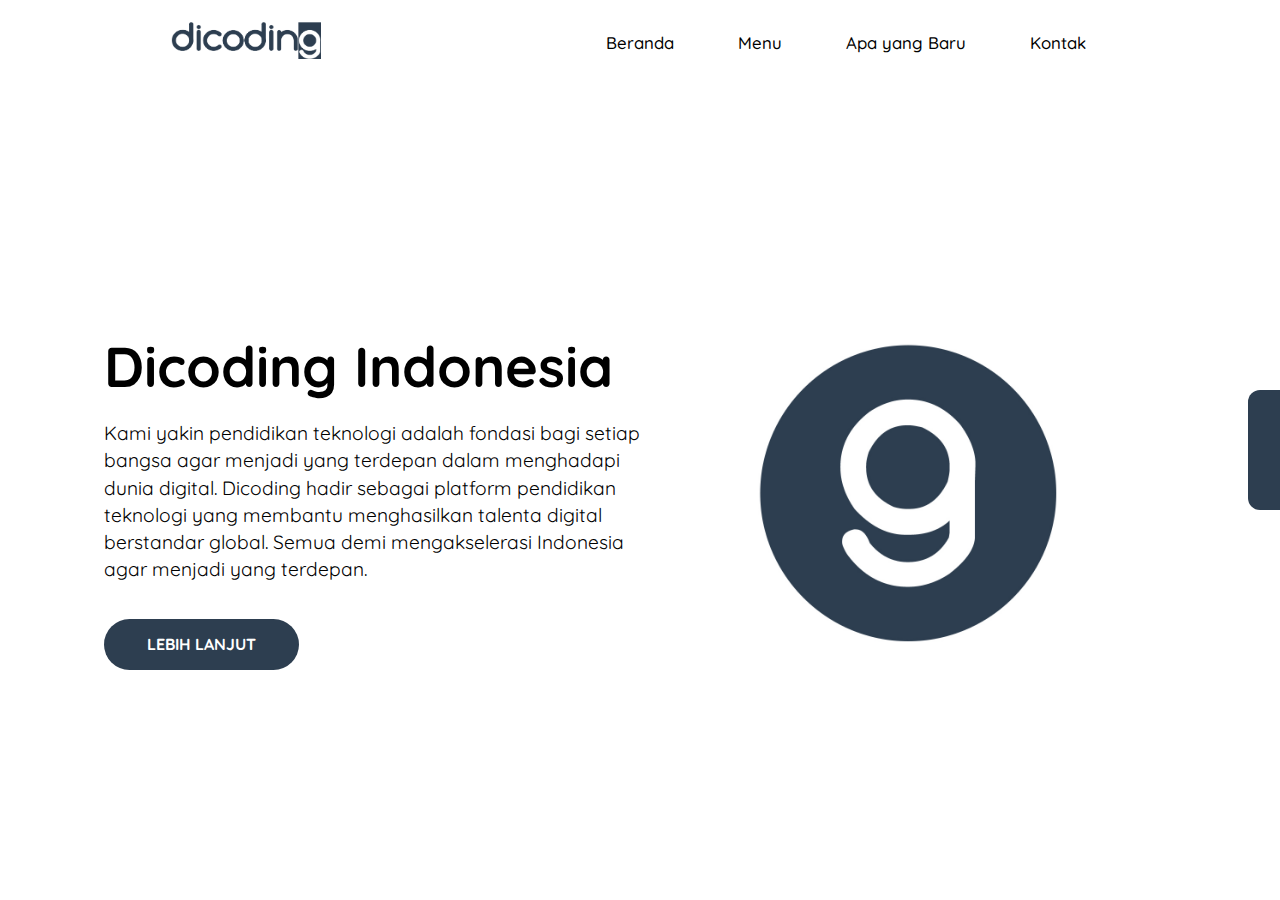
<file: LandingPageDicodingIndonesia/index.html>
<!DOCTYPE html>
<html lang="en">
    <head>
        <meta charset="UTF-8">
        <title>Landing Page Dicoding Indonesia</title>
    
        <!-- CSS Utama -->
        <link rel="stylesheet" href="css/app.css">
        
        <link rel="preconnect" href="https://fonts.googleapis.com">
        <link rel="preconnect" href="https://fonts.gstatic.com" crossorigin>
        <link href="https://fonts.googleapis.com/css2?family=Quicksand:wght@500;700&display=swap" rel="stylesheet">

        <!-- Font Awesome 6.3.0 -->
        <link rel="stylesheet" href="https://cdnjs.cloudflare.com/ajax/libs/font-awesome/6.3.0/css/all.min.css" integrity="sha512-SzlrxWUlpfuzQ+pcUCosxcglQRNAq/DZjVsC0lE40xsADsfeQoEypE+enwcOiGjk/bSuGGKHEyjSoQ1zVisanQ==" crossorigin="anonymous" referrerpolicy="no-referrer" />
        <meta name="viewport" content="width=device-width, initial-scale=1.0">
    </head>
    <body>
        <header class="navbar-container">
            <div class="logo">
                <img src="img/dicoding-header-logo.png" alt="Dicoding Indonesia">
            </div>
            <nav class="nav-list">
                <ul>
                    <li><a href="#">Beranda</a></li>
                    <li><a href="#">Menu</a></li>
                    <li><a href="#">Apa yang Baru</a></li>
                    <li><a href="#">Kontak</a></li>
                </ul>
            </nav>
        </header>

        <main>
            <div class="content">
              <div class="content-description">
                <h1 class="title">Dicoding Indonesia</h1>
                <p>Kami yakin pendidikan teknologi adalah fondasi bagi setiap bangsa agar menjadi yang terdepan dalam menghadapi dunia digital. Dicoding hadir sebagai platform pendidikan teknologi yang membantu menghasilkan talenta digital berstandar global. Semua demi mengakselerasi Indonesia agar menjadi yang terdepan.</p>
                <button>Lebih lanjut</button>
              </div>
              <div class="content-image">
                <img src="img/circle-g.jpg" alt="Dicoding Indonesia">
              </div>
            </div>
            <aside>
              <div class="social-media">
                <ul>
                  <li><a href="#"><i class="fab fa-youtube"></i></a></li>
                  <li><a href="#"><i class="fab fa-linkedin-in"></i></a></li>
                  <li><a href="#"><i class="fab fa-twitter"></i></a></li>
                  <li><a href="#"><i class="fab fa-facebook"></i></a></li>
                </ul>
              </div>
            </aside>
        </main>
    </body>
</html>
</file>
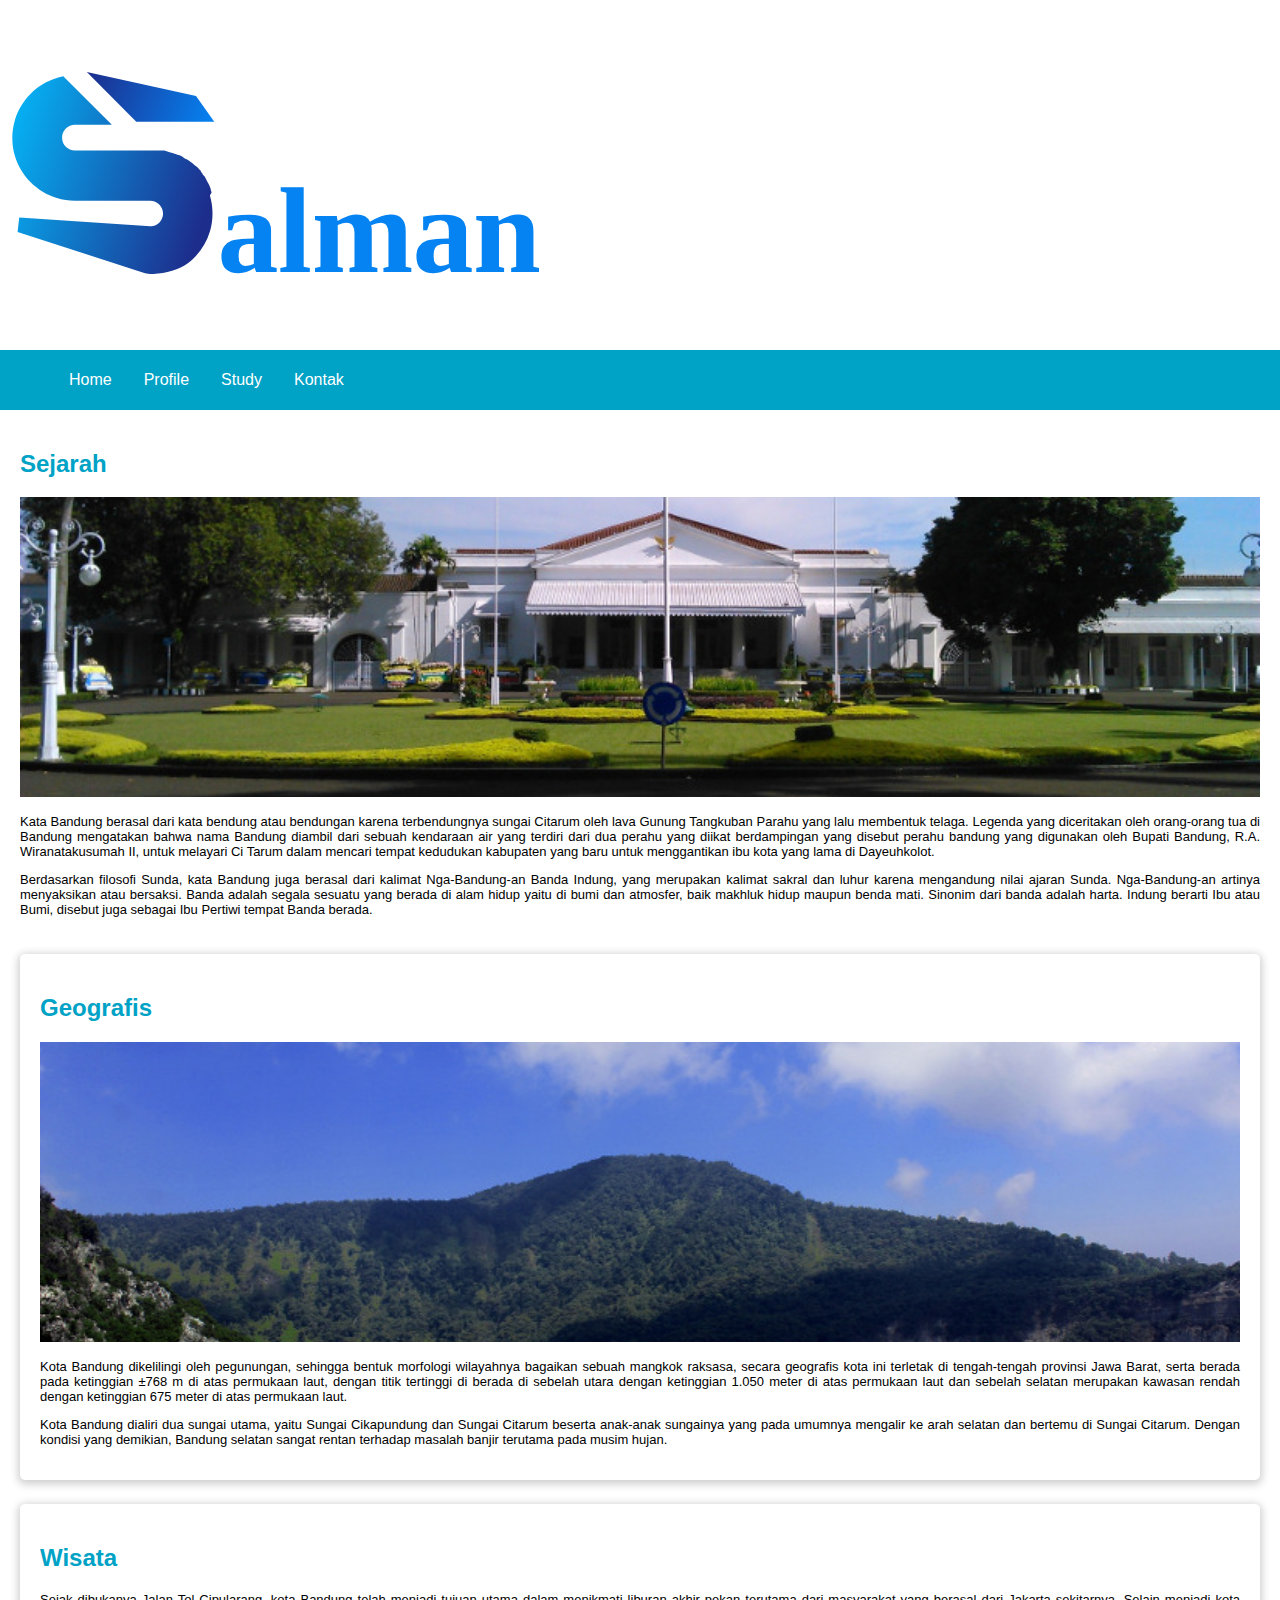
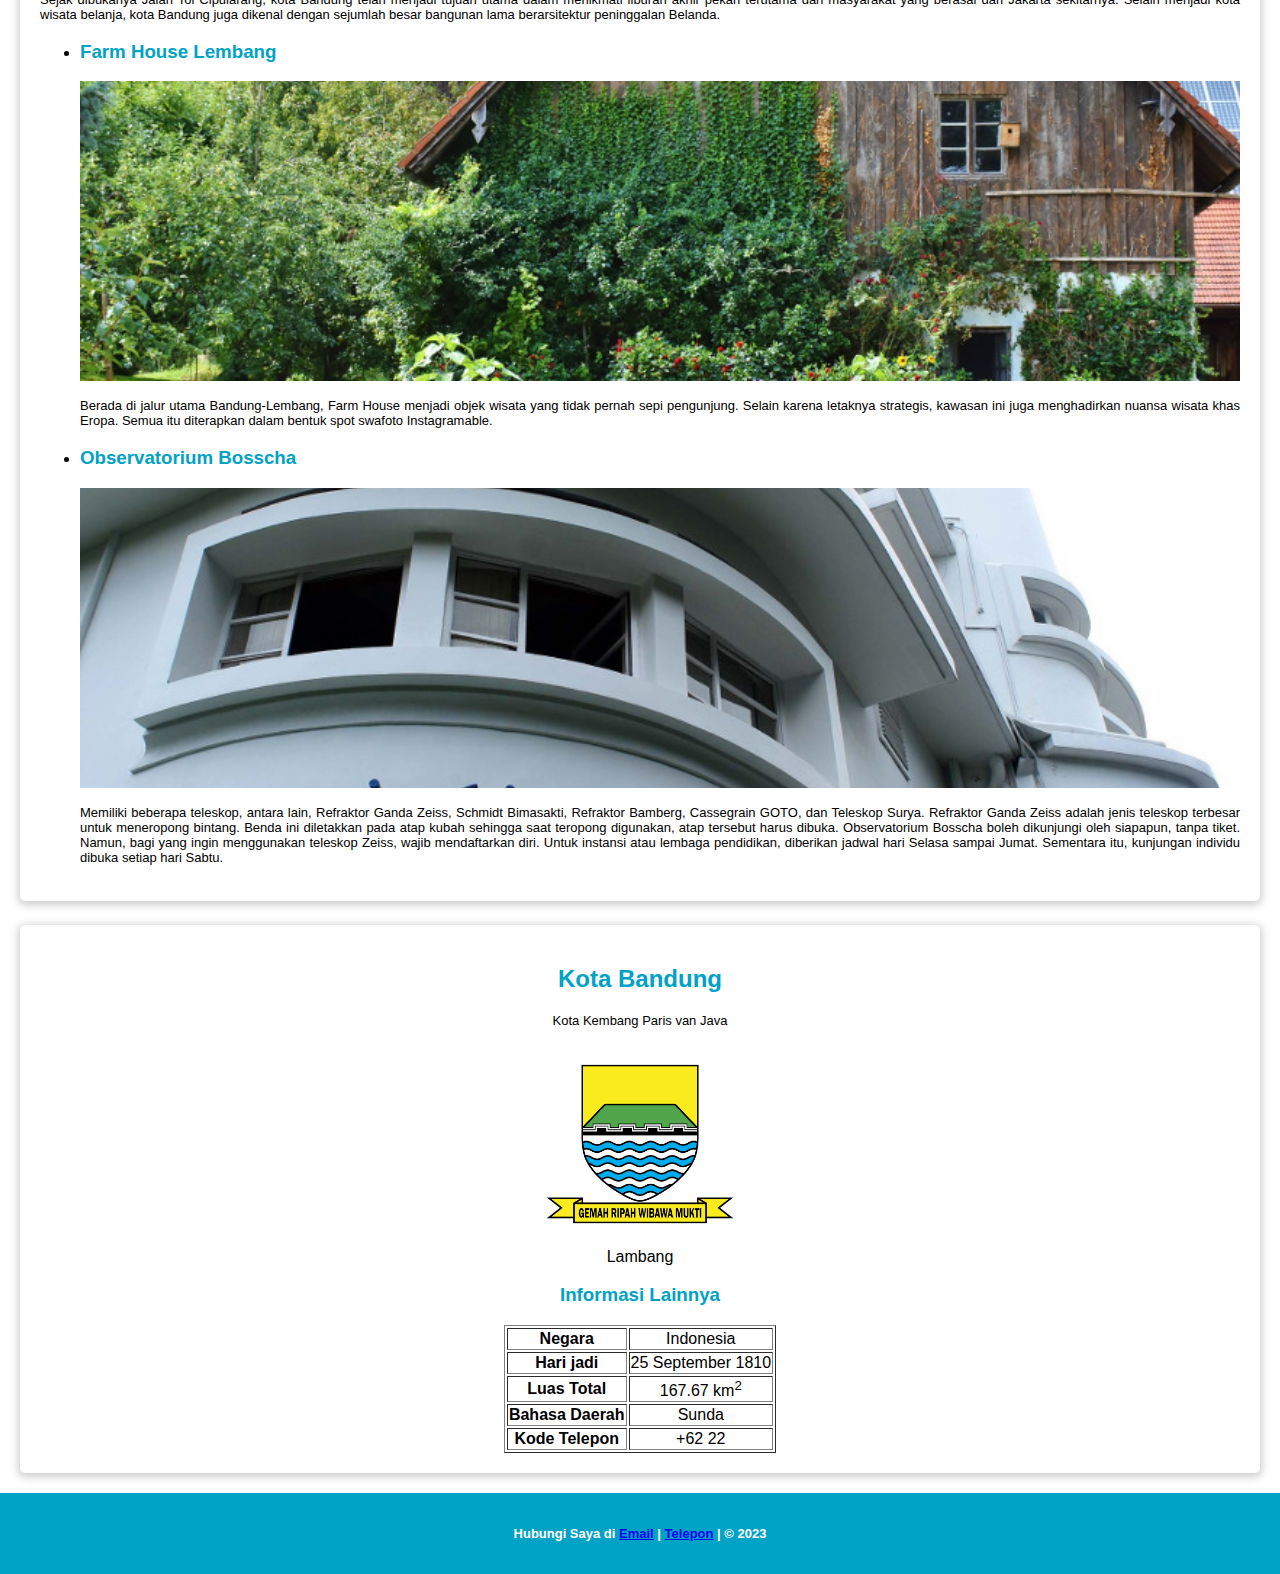
<file: Tutorial-Bandung/index.html>
<!DOCTYPE html>
<html lang="en-US">
	<head>
		<meta charset="UTF-8">
        <meta content="id" name="language">
        <meta name="viewport" content="width=device-width, initial-scale=1.0">
        <meta name="description" content="undergraduate student of computer engineering, Universitas Pendidikan Indonesia Kampus Cibiru. Participating in the Bangkit activity with Learning path Cloud Computing">
        
        <title>
            Salman Wiharja | Computer Engineering
        </title>
        
        <link rel="icon" href="img/Logo-Salman-Only.svg">

        <!-- CSS Utama -->
        <link rel="stylesheet" href="style.css">
        
        <link rel="preconnect" href="https://fonts.googleapis.com">
        <link rel="preconnect" href="https://fonts.gstatic.com" crossorigin>
        <link href="https://fonts.googleapis.com/css2?family=Open+Sans:wght@400;500;700&display=swap" rel="stylesheet">

        <!-- Font Awesome 6.3.0 -->
        <link rel="stylesheet" href="https://cdnjs.cloudflare.com/ajax/libs/font-awesome/6.3.0/css/all.min.css" integrity="sha512-SzlrxWUlpfuzQ+pcUCosxcglQRNAq/DZjVsC0lE40xsADsfeQoEypE+enwcOiGjk/bSuGGKHEyjSoQ1zVisanQ==" crossorigin="anonymous" referrerpolicy="no-referrer" />

        <!-- Bootstrap 5.3.0-alpha1 -->
        <link href="https://cdn.jsdelivr.net/npm/bootstrap@5.3.0-alpha1/dist/css/bootstrap.min.css" rel="stylesheet" integrity="sha384-GLhlTQ8iRABdZLl6O3oVMWSktQOp6b7In1Zl3/Jr59b6EGGoI1aFkw7cmDA6j6gD" crossorigin="anonymous">
        <script src="https://cdn.jsdelivr.net/npm/bootstrap@5.3.0-alpha1/dist/js/bootstrap.bundle.min.js" integrity="sha384-w76AqPfDkMBDXo30jS1Sgez6pr3x5MlQ1ZAGC+nuZB+EYdgRZgiwxhTBTkF7CXvN" crossorigin="anonymous"></script>
	</head>
	<body>
		<header>
			<div class="navbar-container">
				<div class="logo">
					<img src="img/Logo-Salman-Full.svg" alt="Salman Wiharja">
				</div>
			</div>
			<nav class="nav-list">
                <ul>
                    <li><a href="#">Home</a></li>
                    <li><a href="#">Profile</a></li>
                    <li><a href="#">Study</a></li>
                    <li><a href="#">Kontak</a></li>
                </ul>
            </nav>
		</header>
		<main>
			<article class="card">
				<h2 id="sejarah">Sejarah</h2>
				<img src="assets/image/history.jpg" class="featured-image" alt="sejarah">
				<p>Kata Bandung berasal dari kata bendung atau bendungan karena terbendungnya sungai Citarum oleh lava Gunung Tangkuban Parahu yang lalu membentuk telaga. Legenda yang diceritakan oleh orang-orang tua di
				Bandung mengatakan bahwa nama Bandung diambil dari sebuah kendaraan air yang terdiri dari dua perahu yang diikat berdampingan yang disebut perahu bandung yang digunakan oleh Bupati Bandung, R.A. Wiranatakusumah II, untuk melayari Ci Tarum dalam mencari tempat kedudukan kabupaten yang baru untuk
				menggantikan ibu kota yang lama di Dayeuhkolot. </p>
				
				<p>Berdasarkan filosofi Sunda, kata Bandung juga berasal dari kalimat Nga-Bandung-an Banda Indung, yang merupakan kalimat sakral dan luhur karena mengandung nilai ajaran Sunda. Nga-Bandung-an artinya menyaksikan atau bersaksi. Banda adalah segala sesuatu yang berada di alam hidup yaitu di bumi dan atmosfer, baik makhluk hidup maupun benda mati. Sinonim dari banda adalah harta. Indung berarti Ibu atau Bumi, disebut juga sebagai Ibu Pertiwi tempat Banda berada.</p>	
			</article>
			<article class="content">
				<h2 id="geografis">Geografis</h2>
				<img src="assets/image/geografis.jpg" class="featured-image" alt="geografis">
				<p>Kota Bandung dikelilingi oleh pegunungan, sehingga bentuk morfologi wilayahnya bagaikan sebuah mangkok raksasa, secara geografis kota ini terletak di tengah-tengah provinsi Jawa Barat, serta berada pada
				ketinggian ±768 m di atas permukaan laut, dengan titik tertinggi di berada di sebelah utara dengan ketinggian 1.050 meter di atas permukaan laut dan sebelah selatan merupakan kawasan rendah dengan ketinggian 675 meter di atas permukaan laut.</p>
				
				<p>Kota Bandung dialiri dua sungai utama, yaitu Sungai Cikapundung dan Sungai Citarum beserta anak-anak sungainya yang pada umumnya mengalir ke arah selatan dan bertemu di Sungai Citarum. Dengan kondisi yang
				demikian, Bandung selatan sangat rentan terhadap masalah banjir terutama pada musim hujan.</p>
			</article>
			<article class="content">
				<selection>
					<h2 id="wisata">Wisata</h2>
					<p>Sejak dibukanya Jalan Tol Cipularang, kota Bandung telah menjadi tujuan utama dalam menikmati liburan akhir pekan terutama dari masyarakat yang berasal dari Jakarta sekitarnya. Selain menjadi kota wisata belanja,
					kota Bandung juga dikenal dengan sejumlah besar bangunan lama berarsitektur peninggalan Belanda.</p>
				</selection>
				<selection>
					<ul>
						<li><h3>Farm House Lembang</h3></li>
						<img src="assets/image/farm-house.jpg" class="featured-image" alt="farm house">
						<p>Berada di jalur utama Bandung-Lembang, Farm House menjadi objek wisata yang tidak pernah sepi pengunjung. Selain karena letaknya strategis, kawasan ini juga menghadirkan nuansa wisata khas Eropa. Semua itu diterapkan dalam bentuk spot swafoto Instagramable.</p>
						
						<li><h3>Observatorium Bosscha</h3></li>
						<img src="assets/image/bosscha.jpg" class="featured-image" alt="bosscha">
						<p>Memiliki beberapa teleskop, antara lain, Refraktor Ganda Zeiss, Schmidt Bimasakti, Refraktor Bamberg, Cassegrain GOTO, dan Teleskop Surya. Refraktor Ganda Zeiss adalah jenis teleskop terbesar untuk meneropong bintang. Benda ini diletakkan pada atap kubah sehingga saat teropong digunakan, atap tersebut harus dibuka. Observatorium Bosscha boleh dikunjungi oleh siapapun, tanpa tiket. Namun, bagi yang ingin
						menggunakan teleskop Zeiss, wajib mendaftarkan diri. Untuk instansi atau lembaga pendidikan, diberikan jadwal hari Selasa sampai Jumat. Sementara itu, kunjungan individu dibuka setiap hari Sabtu.</p>	
					</ul>
				</selection>
			</article>

			<aside>
				<article class="profile">
					<header>
						<selection>
							<h2>Kota Bandung</h2>
							<p>Kota Kembang Paris van Java</p>
							<figure>
								<img src="assets/image/KotaBandung.png">
								<figcaption>Lambang</figcaption>
							</figure>
							<h3>Informasi Lainnya</h3>
							<table class="table" border="1" align="center">
								<tr>
									<th>Negara</th>
									<td>Indonesia</td>
								</tr>
								<tr>
									<th>Hari jadi</th>
									<td>25 September 1810</td>
								</tr>
								<tr>
									<th>Luas Total</th>
									<td>167.67 km<sup>2</sup></td>
								</tr>
								<tr>
									<th>Bahasa Daerah</th>
									<td>Sunda</td>
								</tr>
									<tr>
									<th>Kode Telepon</th>
									<td>+62 22</td>
								</tr>
							   </table>
						</selection>
					</header>
				</article>
			</aside>
		</main>
		<footer>
			<p>Hubungi Saya di <a href="mailto:salmanwiharja8@gmail.com">Email</a> | <a href="tel:+6285624772870">Telepon</a> | &#169; 2023</p>
		</footer>	
	</body>
</html>
</file>
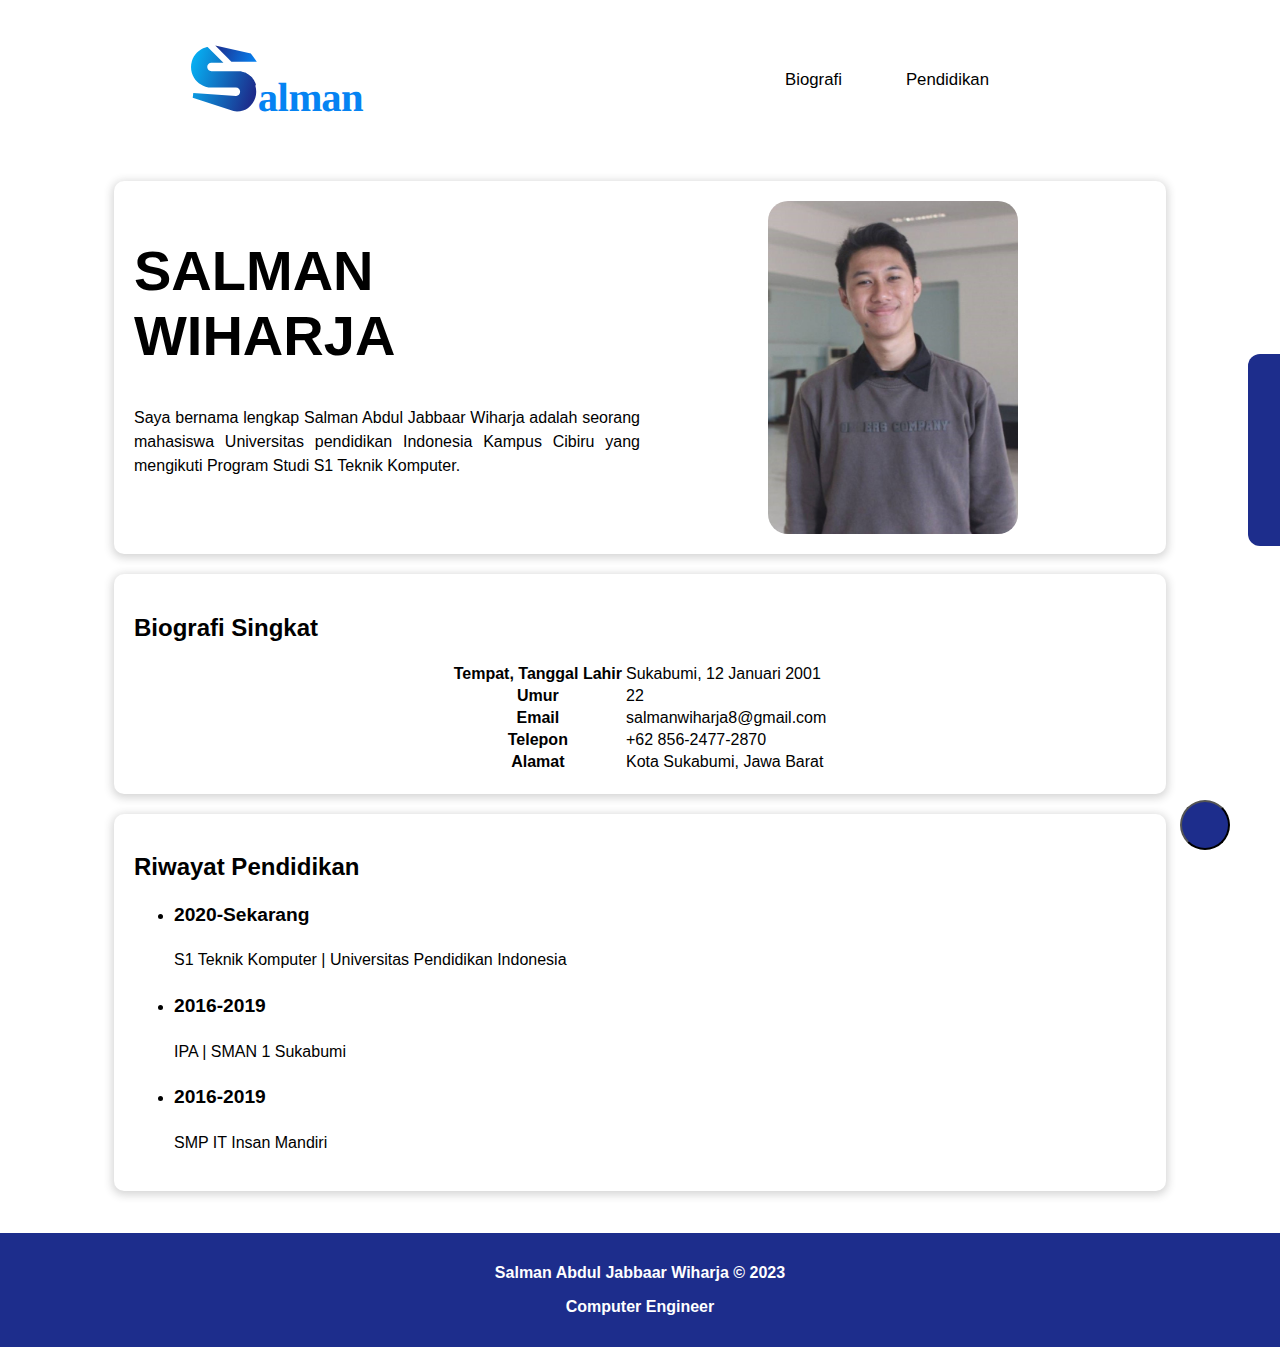
<file: Web-Salman/index.html>
<!DOCTYPE html>
<html lang="en-US">
    <head>
        <meta charset="UTF-8">
        <meta http-equiv="X-UA-Compatible" content="IE=edge">
        <meta content="id" name="language">
        <meta name="viewport" content="width=device-width, initial-scale=1.0">
        <meta name="description" content="undergraduate student of computer engineering, Universitas Pendidikan Indonesia Kampus Cibiru. Participating in the Bangkit activity with Learning path Cloud Computing">
        
        <title>
            Salman Wiharja | Computer Engineering
        </title>
        
        <link rel="icon" href="img/Logo-Salman-Only.svg">

        <!-- CSS Utama -->
        <link rel="stylesheet" href="css/style.css">

        <!-- JS Utama -->
        <script type="text/javascript" src="script/script.js"></script>        

        <link rel="preconnect" href="https://fonts.googleapis.com">
        <link rel="preconnect" href="https://fonts.gstatic.com" crossorigin>
        <link href="https://fonts.googleapis.com/css2?family=Ubuntu:wght@400;500;700&display=swap" rel="stylesheet">

        <!-- Font Awesome 6.3.0 -->
        <link rel="stylesheet" href="https://cdnjs.cloudflare.com/ajax/libs/font-awesome/6.3.0/css/all.min.css" integrity="sha512-SzlrxWUlpfuzQ+pcUCosxcglQRNAq/DZjVsC0lE40xsADsfeQoEypE+enwcOiGjk/bSuGGKHEyjSoQ1zVisanQ==" crossorigin="anonymous" referrerpolicy="no-referrer" />

        <!-- Bootstrap 5.3.0-alpha1 -->
        <link href="https://cdn.jsdelivr.net/npm/bootstrap@5.3.0-alpha1/dist/css/bootstrap.min.css" rel="stylesheet" integrity="sha384-GLhlTQ8iRABdZLl6O3oVMWSktQOp6b7In1Zl3/Jr59b6EGGoI1aFkw7cmDA6j6gD" crossorigin="anonymous">
        <script src="https://cdn.jsdelivr.net/npm/bootstrap@5.3.0-alpha1/dist/js/bootstrap.bundle.min.js" integrity="sha384-w76AqPfDkMBDXo30jS1Sgez6pr3x5MlQ1ZAGC+nuZB+EYdgRZgiwxhTBTkF7CXvN" crossorigin="anonymous"></script>
    </head>
    <body>
        <div class="px-2 bg-light">
            <marquee class="py-3" direction="left" onmouseover="this.stop()" onmouseout="this.start()">
            Selamat datang di website Pertama saya. Mohon maaf bila belum maksimal karena saya pertama kali membuat website
            </marquee>
        </div>
        <header class="navbar-container">
            <div id="top" class="logo">
                <img src="img/Logo-Salman-Full.svg" alt="Salman Wiharja">
            </div>
            <nav class="nav-list">
                <ul>
                    <li><a href="#biografi">Biografi</a></li>
                    <li><a href="#pendidikan">Pendidikan</a></li>
                </ul>
            </nav>  
        </header>

        <main>
            <div class="content">
                <article class="content-description">
                    <h1 class="title">Salman Wiharja</h1>
                    <p>Saya bernama lengkap Salman Abdul Jabbaar Wiharja adalah seorang mahasiswa Universitas pendidikan Indonesia Kampus Cibiru yang mengikuti Program Studi S1 Teknik Komputer.</p>
                    <!--<button>Lebih lanjut</button>-->
                </article>
                <div class="content-image">
                    <img src="img/Profil-Salman-3x4.jpg" alt="Salman Wiharja">
                </div>
            </div>
            
            <div class="content">
                <article class="content-description">
                    <h2 id="biografi">Biografi Singkat</h2>
                    <table class="table"  align="center">
                        <tr>
                            <th>Tempat, Tanggal Lahir</th>
                            <td>Sukabumi, 12 Januari 2001</td>
                        </tr>
                        <tr>
                            <th>Umur</th>
                            <td>22</td>
                        </tr>
                        <tr>
                            <th>Email</th>
                            <td>salmanwiharja8@gmail.com</td>
                        </tr>
                        <tr>
                            <th>Telepon</th>
                            <td>+62 856-2477-2870</td>
                        </tr>
                        <tr>
                            <th>Alamat</th>
                            <td>Kota Sukabumi, Jawa Barat</td>
                    </table>      
                </article>
            </div>

            <div class="content">
                <article class="content-description">
                    <h2 id="pendidikan">Riwayat Pendidikan</h2>
                    <div class="isi-pendidikan">
                        <ul>
                            <li>
                                <h4 class="content-pendidikan">2020-Sekarang</h4>
                                <p>S1 Teknik Komputer | Universitas Pendidikan Indonesia</p>
                            </li>
                            <li>
                                <h4 class="content-pendidikan">2016-2019</h4>
                                <p>IPA | SMAN 1 Sukabumi</p>
                            </li>
                            <li>
                                <h4 class="content-pendidikan">2016-2019</h4>
                                <p>SMP IT Insan Mandiri</p>
                            </li>
                        </ul>
                    </div>           
                </article>
            </div>
 
            <aside>
                <div class="social-media">
                    <ul>
                        <li><a href="https://www.youtube.com/channel/UCkFbeOpD0BUrfqHefRiq7hA"  target="_blank"><i class="fab fa-youtube"></i></a></li>
                        <li><a href="https://www.linkedin.com/in/salman-wiharja-a0b7b220a/" target="_blank"><i class="fab fa-linkedin-in"></i></a></li>
                        <li><a href="https://www.instagram.com/salmanwiharja08/" target="_blank"><i class="fab fa-instagram"></i></a></li>
                        <li><a href="https://www.facebook.com/salmanwiharja08/" target="_blank"><i class="fab fa-facebook"></i></a></li>
                        <li><a href="mailto:c309dsx3673@bangkit.academy" target="_blank"><i class="fa-solid fa-envelope"></i></a></li>
                        <li><a href="https://github.com/Salmansha08" target="_blank"><i class="fab fa-github"></i></a></li>
                        <li><a href="https://t.me/Salmansha08" target="_blank"><i class="fab fa-telegram"></i></a></li>
                    </ul>
            </aside>

        </main>
        <button id="keatas"><a href="#top"><i class="fa fa-chevron-up"></i></a></button>
        <!--
        <div class="keatas">
            <a href="#top"><i class="fa-solid fa-chevron-up"></i></a>
        </div>
        -->
        <footer>
            <p><strong>Salman Abdul Jabbaar Wiharja &#169; 2023</strong></p>
            <p>Computer Engineer</p>
        </footer>
    </body>
</html>
</file>
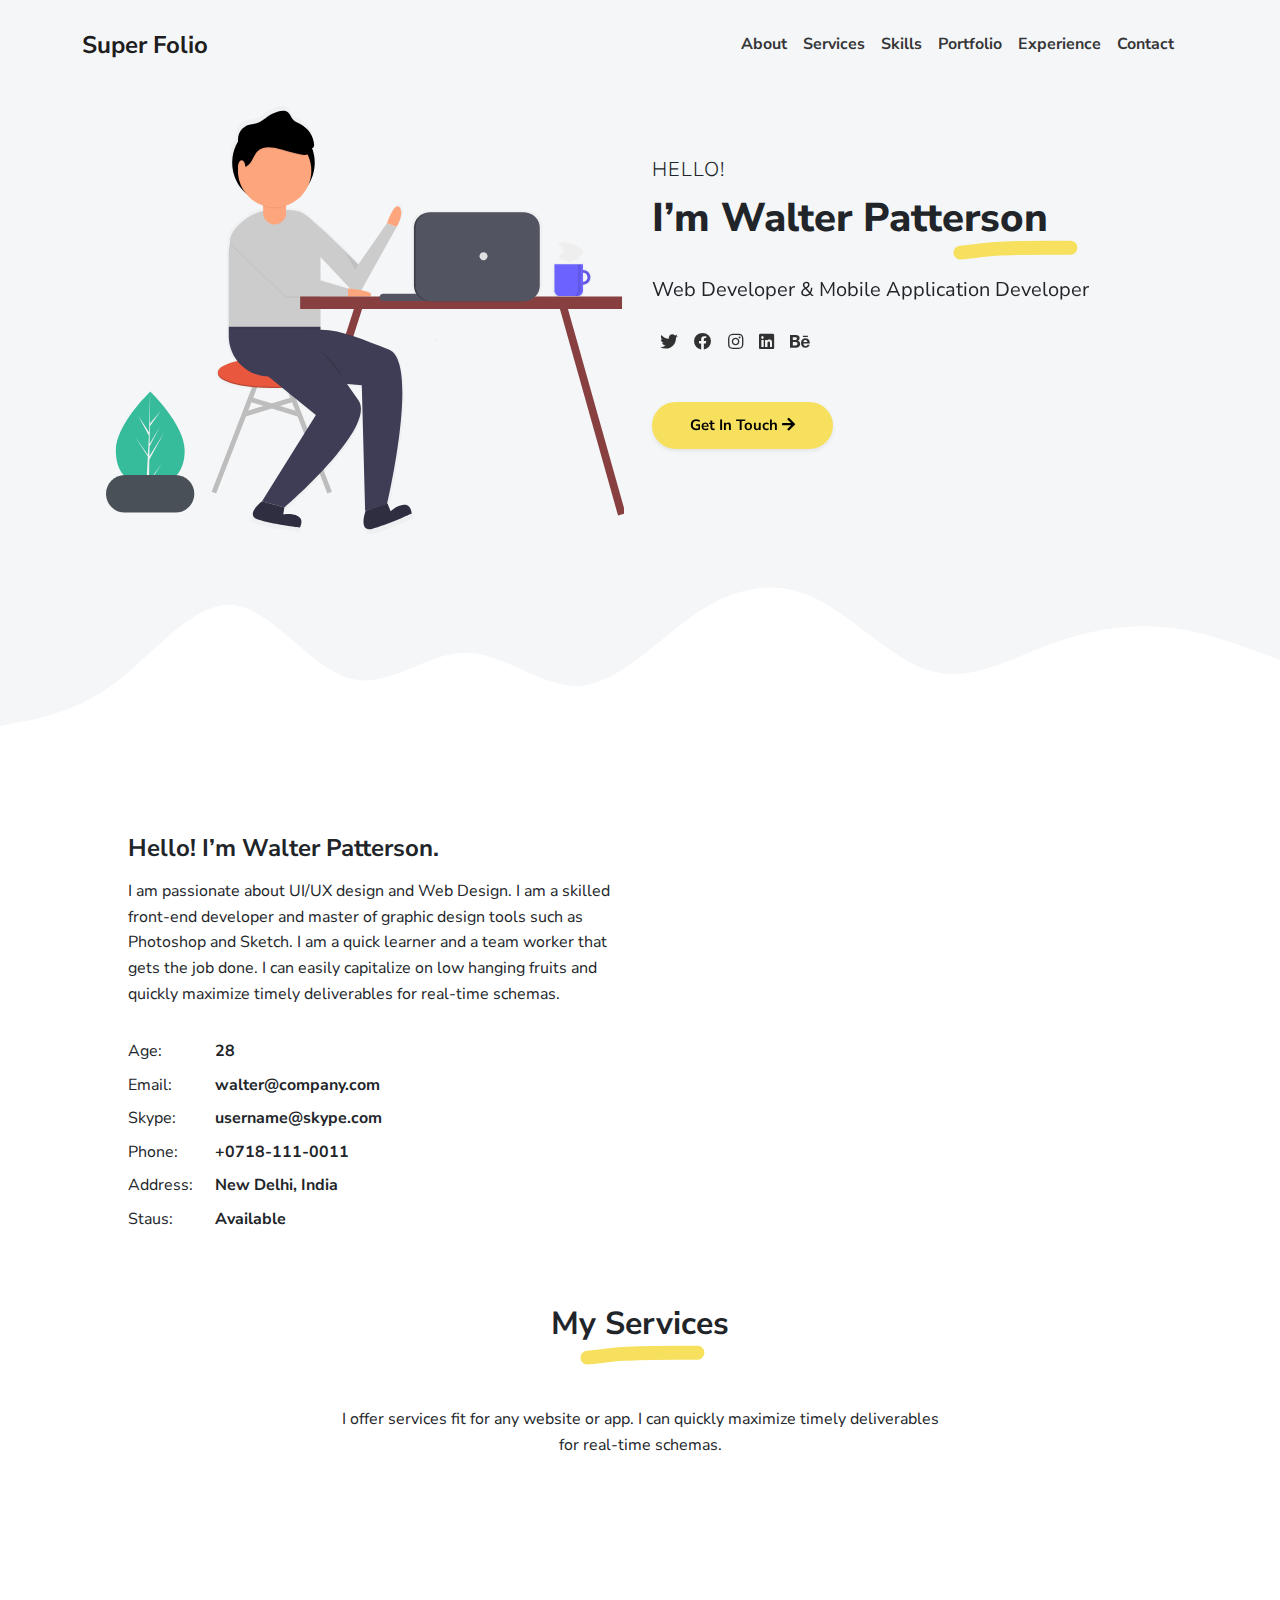
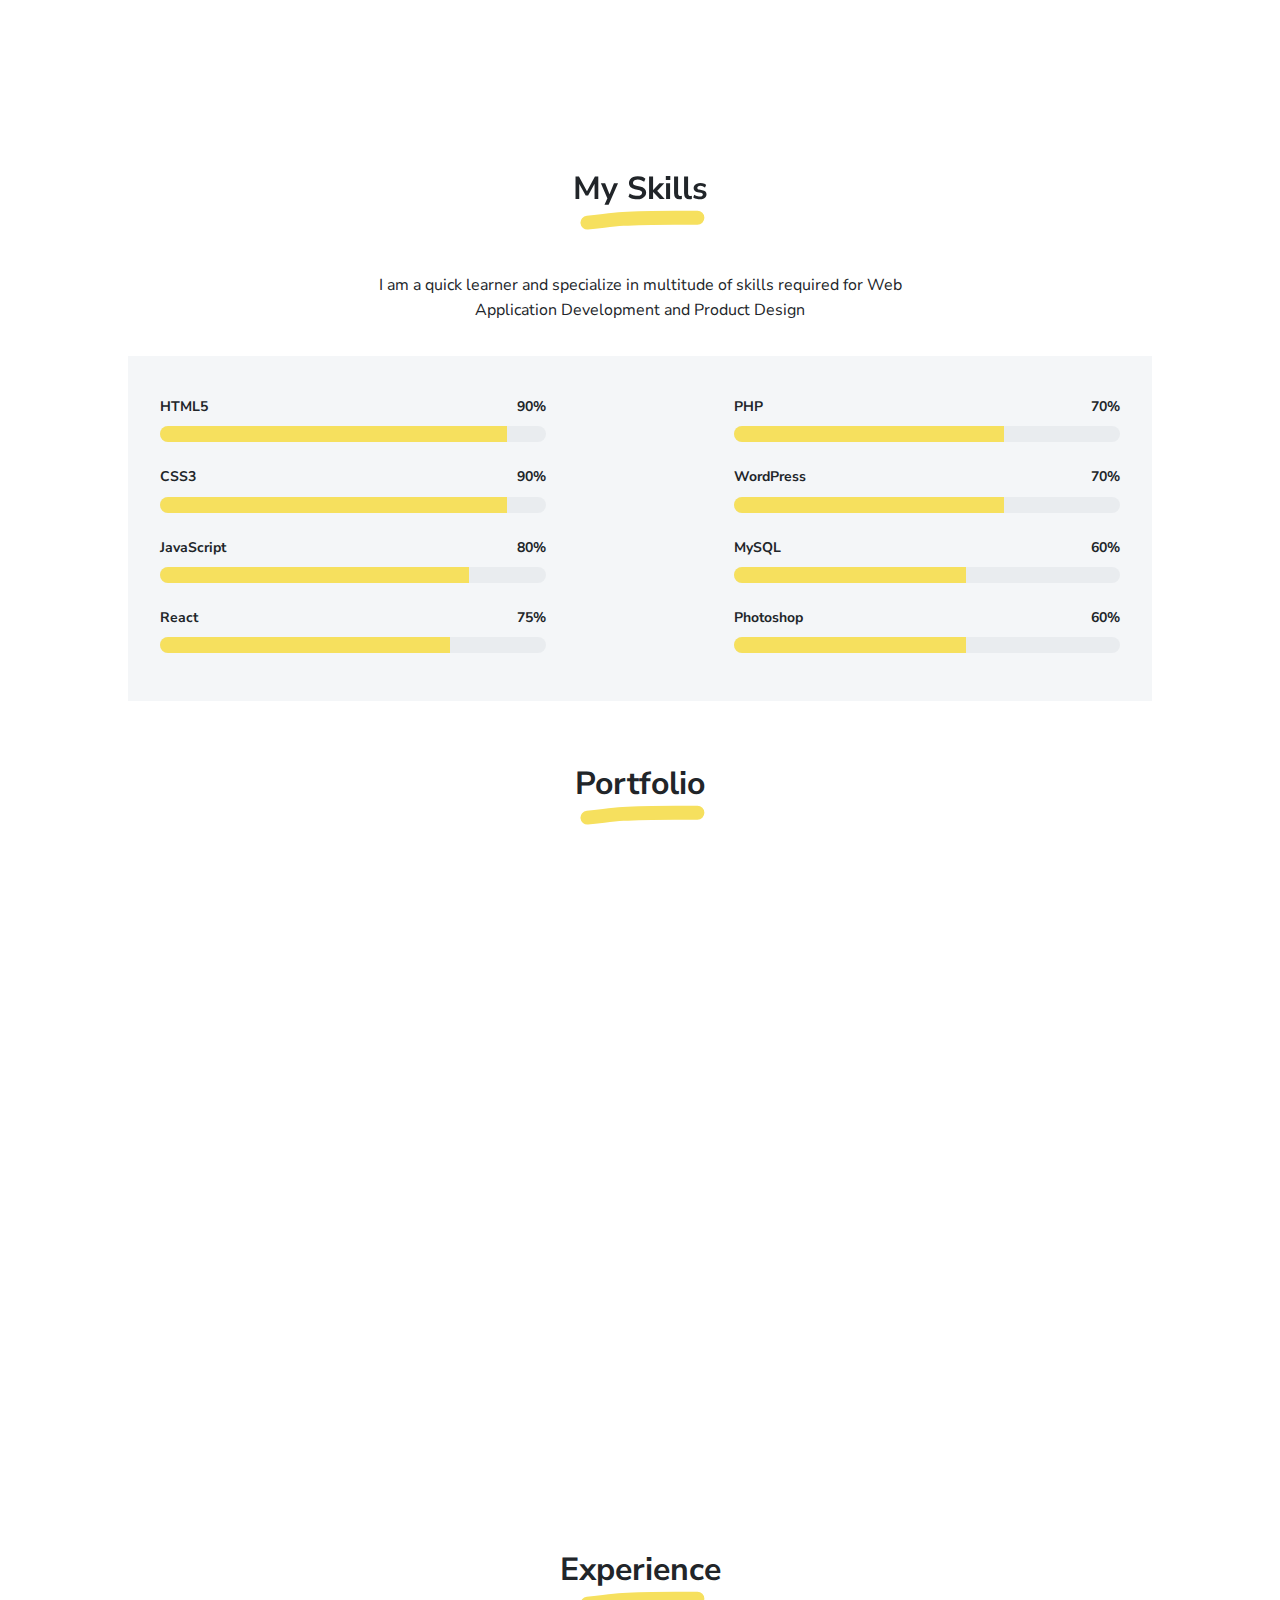
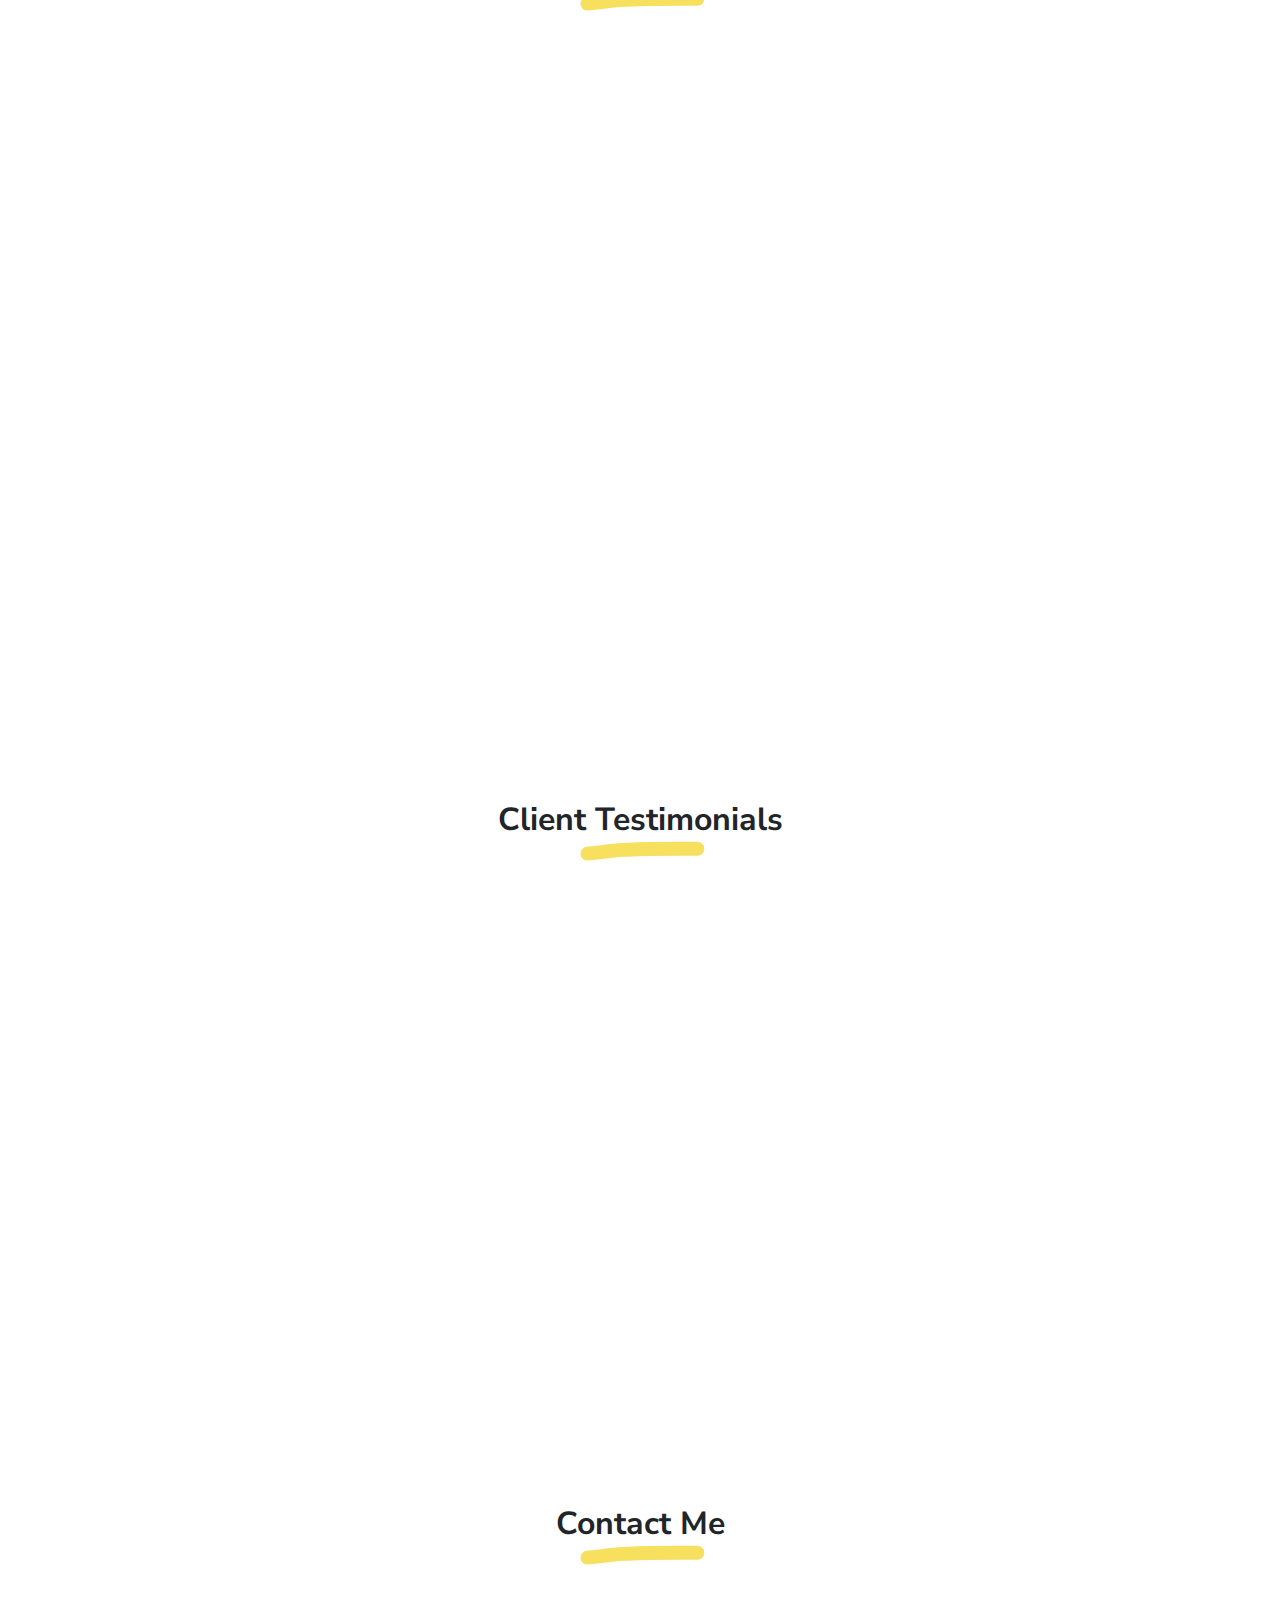
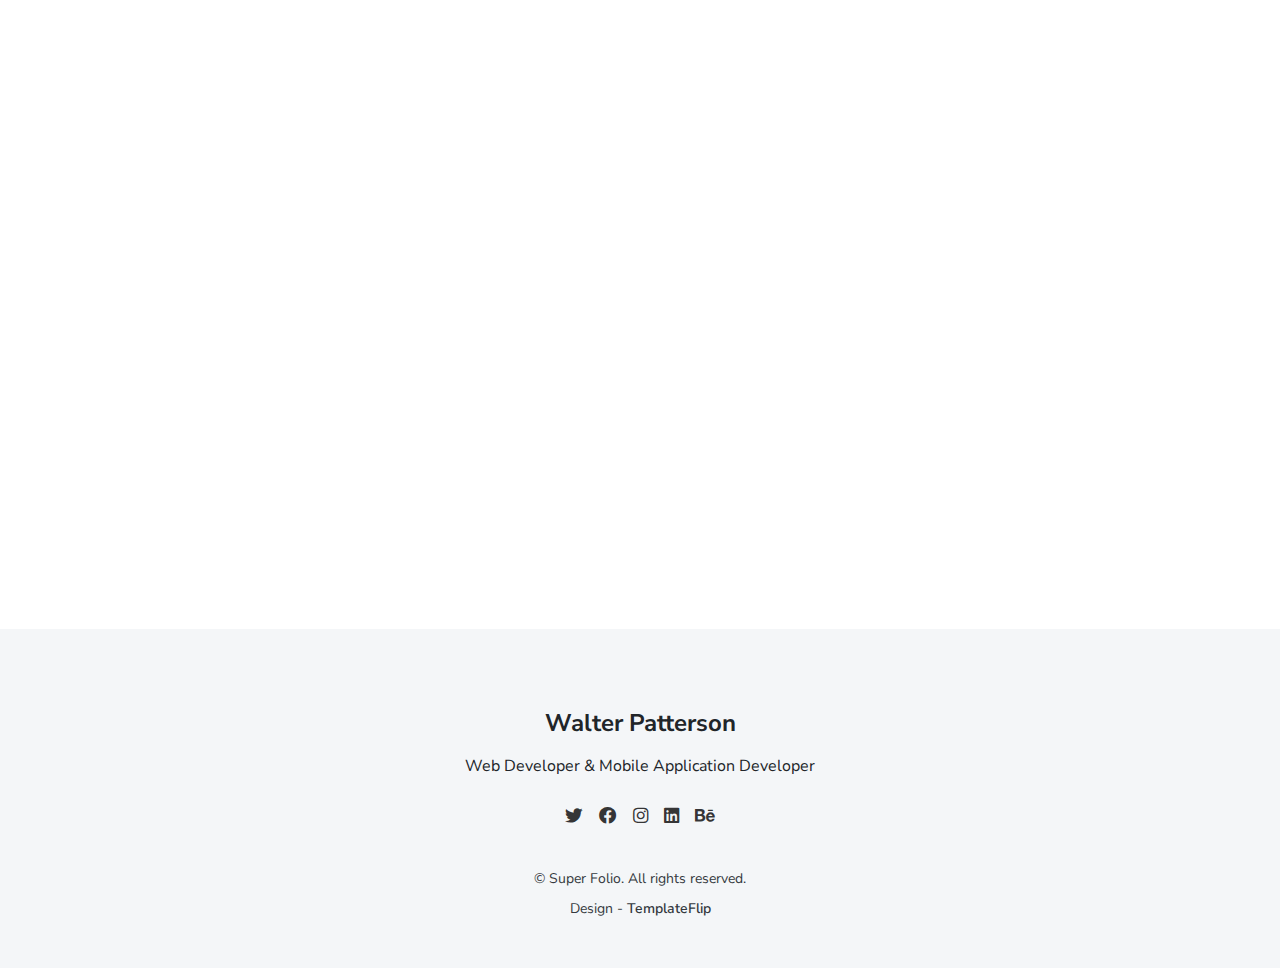
<file: WebCV/index.html>
<!DOCTYPE html>
<!-- upto 2 directory depth-->
<html lang="en-US">
  <head>
    <meta charset="UTF-8">
    <meta http-equiv="X-UA-Compatible" content="IE=edge">
    <meta name="viewport" content="width=device-width, initial-scale=1">
    <title>Super Folio</title>
    <link rel="preconnect" href="https://fonts.gstatic.com" crossorigin="crossorigin"/>
    <link rel="preload" as="style" href="https://fonts.googleapis.com/css2?family=Nunito+Sans:wght@300;400;700;800&amp;display=swap"/>
    <link rel="stylesheet" href="https://fonts.googleapis.com/css2?family=Nunito+Sans:wght@300;400;700;800&amp;display=swap" media="print" onload="this.media='all'"/>
    <noscript>
      <link rel="stylesheet" href="https://fonts.googleapis.com/css2?family=Nunito+Sans:wght@300;400;700;800&amp;display=swap"/>
    </noscript>
    <link href="./css/font-awesome/css/all.min.css?ver=1.2.0" rel="stylesheet">
    <link href="./css/bootstrap-icons/bootstrap-icons.css?ver=1.2.0" rel="stylesheet">
    <link href="./css/bootstrap.min.css?ver=1.2.0" rel="stylesheet">
    <link href="./css/aos.css?ver=1.2.0" rel="stylesheet">
    <link href="./css/main.css?ver=1.2.0" rel="stylesheet">
    <noscript>
      <style type="text/css">
        [data-aos] {
            opacity: 1 !important;
            transform: translate(0) scale(1) !important;
        }
      </style>
    </noscript>
  </head>
  <body id="top">
    <header class="bg-light">
      <nav class="navbar navbar-expand-lg navbar-light bg-light" id="header-nav" role="navigation">
        <div class="container"><a class="link-dark navbar-brand site-title mb-0" href="#">Super Folio</a>
          <button class="navbar-toggler" type="button" data-bs-toggle="collapse" data-bs-target="#navbarSupportedContent" aria-controls="navbarSupportedContent" aria-expanded="false" aria-label="Toggle navigation"><span class="navbar-toggler-icon"></span></button>
          <div class="collapse navbar-collapse" id="navbarSupportedContent">
            <ul class="navbar-nav ms-auto me-2">
              <li class="nav-item"><a class="nav-link" href="#about">About</a></li>
              <li class="nav-item"><a class="nav-link" href="#services">Services</a></li>
              <li class="nav-item"><a class="nav-link" href="#skills">Skills</a></li>
              <li class="nav-item"><a class="nav-link" href="#portfolio">Portfolio</a></li>
              <li class="nav-item"><a class="nav-link" href="#experience">Experience</a></li>
              <li class="nav-item"><a class="nav-link" href="#contact">Contact</a></li>
            </ul>
          </div>
        </div>
      </nav>
    </header>
    <div class="page-content">
      <div id="content">
<header>
  <div class="cover bg-light">
    <div class="container px-3">
      <div class="row">
        <div class="col-lg-6 p-2"><img class="img-fluid" src="images/illustrations/hello3.svg" alt="hello"/></div>
        <div class="col-lg-6">
          <div class="mt-5">
            <p class="lead text-uppercase mb-1">Hello!</p>
            <h1 class="intro-title marker" data-aos="fade-left" data-aos-delay="50">I’m Walter Patterson</h1>
            <p class="lead fw-normal mt-3" data-aos="fade-up" data-aos-delay="100">Web Developer & Mobile Application Developer</p>
            <div class="social-nav" data-aos="fade-up" data-aos-delay="200">
              <nav role="navigation">
                <ul class="nav justify-content-left">
                  <li class="nav-item"><a class="nav-link" href="https://twitter.com/templateflip" title="Twitter"><i class="fab fa-twitter"></i><span class="menu-title sr-only">Twitter</span></a></li>
                  <li class="nav-item"><a class="nav-link" href="https://www.facebook.com/templateflip" title="Facebook"><i class="fab fa-facebook"></i><span class="menu-title sr-only">Facebook</span></a></li>
                  <li class="nav-item"><a class="nav-link" href="https://www.instagram.com/templateflip" title="Instagram"><i class="fab fa-instagram"></i><span class="menu-title sr-only">Instagram</span></a></li>
                  <li class="nav-item"><a class="nav-link" href="https://www.linkedin.com/" title="LinkedIn"><i class="fab fa-linkedin"></i><span class="menu-title sr-only">LinkedIn</span></a></li>
                  <li class="nav-item"><a class="nav-link" href="https://www.behance.net/templateflip" title="Behance"><i class="fab fa-behance"></i><span class="menu-title sr-only">Behance</span></a></li>
                </ul>
              </nav>
            </div>
            <div class="mt-3" data-aos="fade-up" data-aos-delay="200"><a class="btn btn-primary shadow-sm mt-1 hover-effect" href="#contact">Get In Touch <i class="fas fa-arrow-right"></i></a></div>
          </div>
        </div>
      </div>
    </div>
  </div>
  <div class="wave-bg"></div>
</header>
<div class="section pt-4 px-3 px-lg-4" id="about">
  <div class="container-narrow">
    <div class="row">
      <div class="col-md-6">
        <h2 class="h4 my-2">Hello! I’m Walter Patterson.</h2>
        <p>I am passionate about UI/UX design and Web Design. I am a skilled front-end developer and master of graphic design tools such as Photoshop and Sketch. I am a quick learner and a team worker that gets the job done. I can easily capitalize on low hanging fruits and quickly maximize timely deliverables for real-time schemas.</p>
        <div class="row mt-3">
          <div class="col-sm-2">
            <div class="pb-1">Age:</div>
          </div>
          <div class="col-sm-10">
            <div class="pb-1 fw-bolder">28</div>
          </div>
          <div class="col-sm-2">
            <div class="pb-1">Email:</div>
          </div>
          <div class="col-sm-10">
            <div class="pb-1 fw-bolder">walter@company.com</div>
          </div>
          <div class="col-sm-2">
            <div class="pb-1">Skype:</div>
          </div>
          <div class="col-sm-10">
            <div class="pb-1 fw-bolder">username@skype.com</div>
          </div>
          <div class="col-sm-2">
            <div class="pb-1">Phone:</div>
          </div>
          <div class="col-sm-10">
            <div class="pb-1 fw-bolder">+0718-111-0011</div>
          </div>
          <div class="col-sm-2">
            <div class="pb-1">Address:</div>
          </div>
          <div class="col-sm-10">
            <div class="pb-1 fw-bolder">New Delhi, India</div>
          </div>
          <div class="col-sm-2">
            <div class="pb-1">Staus:</div>
          </div>
          <div class="col-sm-10">
            <div class="pb-1 fw-bolder">Available</div>
          </div>
        </div>
      </div>
      <div class="col-md-5 offset-md-1" data-aos="fade-left" data-aos-delay="100"><img class="avatar img-fluid mt-2" src="images/avatar.jpg" width="400" height="400" alt="Walter Patterson"/></div>
    </div>
  </div>
</div>
<div class="section px-3 px-lg-4 pt-5" id="services">
  <div class="container-narrow">
    <div class="text-center mb-5">
      <h2 class="marker marker-center">My Services</h2>
    </div>
    <div class="text-center">
      <p class="mx-auto mb-3" style="max-width:600px"> I offer services fit for any website or app. I can quickly maximize timely deliverables for real-time schemas.</p>
    </div>
    <div class="row py-3">
      <div class="col-md-3 text-center" data-aos="fade-up" data-aos-delay="100"><img class="mb-2" src="images/services/web-design.svg" width="96" height="96" alt="web design"/>
        <div class="h5">Web Design</div>
      </div>
      <div class="col-md-3 text-center" data-aos="fade-up" data-aos-delay="200"><img class="mb-2" src="images/services/graphic-design.svg" width="96" height="96" alt="graphic design"/>
        <div class="h5">Graphic Design</div>
      </div>
      <div class="col-md-3 text-center" data-aos="fade-up" data-aos-delay="300"><img class="mb-2" src="images/services/ui-ux.svg" width="96" height="96" alt="ui-ux"/>
        <div class="h5">UI/UX</div>
      </div>
      <div class="col-md-3 text-center" data-aos="fade-up" data-aos-delay="400"><img class="mb-2" src="images/services/app-development.svg" width="96" height="96" alt="app development"/>
        <div class="h5">App Development</div>
      </div>
    </div>
  </div>
</div>
<div class="section px-3 px-lg-4 pt-5" id="skills">
  <div class="container-narrow">
    <div class="text-center mb-5">
      <h2 class="marker marker-center">My Skills</h2>
    </div>
    <div class="text-center">
      <p class="mx-auto mb-3" style="max-width:600px">I am a quick learner and specialize in multitude of skills required for Web Application Development and Product Design</p>
    </div>
    <div class="bg-light p-3">
      <div class="row">
        <div class="col-md-5">
          <div class="py-1">
            <div class="d-flex text-small fw-bolder"><span class="me-auto">HTML5</span><span>90%</span></div>
            <div class="progress my-1">
              <div class="progress-bar bg-primary" role="progressbar" data-aos="zoom-in-right" data-aos-delay="100" data-aos-anchor=".skills-section" style="width: 90%" aria-valuenow="90" aria-valuemin="0" aria-valuemax="100"></div>
            </div>
          </div>
          <div class="py-1">
            <div class="d-flex text-small fw-bolder"><span class="me-auto">CSS3</span><span>90%</span></div>
            <div class="progress my-1">
              <div class="progress-bar bg-primary" role="progressbar" data-aos="zoom-in-right" data-aos-delay="200" data-aos-anchor=".skills-section" style="width: 90%" aria-valuenow="90" aria-valuemin="0" aria-valuemax="100"></div>
            </div>
          </div>
          <div class="py-1">
            <div class="d-flex text-small fw-bolder"><span class="me-auto">JavaScript</span><span>80%</span></div>
            <div class="progress my-1">
              <div class="progress-bar bg-primary" role="progressbar" data-aos="zoom-in-right" data-aos-delay="300" data-aos-anchor=".skills-section" style="width: 80%" aria-valuenow="80" aria-valuemin="0" aria-valuemax="100"></div>
            </div>
          </div>
          <div class="py-1">
            <div class="d-flex text-small fw-bolder"><span class="me-auto">React</span><span>75%</span></div>
            <div class="progress my-1">
              <div class="progress-bar bg-primary" role="progressbar" data-aos="zoom-in-right" data-aos-delay="300" data-aos-anchor=".skills-section" style="width: 75%" aria-valuenow="75" aria-valuemin="0" aria-valuemax="100"></div>
            </div>
          </div>
        </div>
        <div class="col-md-5 offset-md-2">
          <div class="py-1">
            <div class="d-flex text-small fw-bolder"><span class="me-auto">PHP</span><span>70%</span></div>
            <div class="progress my-1">
              <div class="progress-bar bg-primary" role="progressbar" data-aos="zoom-in-right" data-aos-delay="400" data-aos-anchor=".skills-section" style="width: 70%" aria-valuenow="70" aria-valuemin="0" aria-valuemax="100"></div>
            </div>
          </div>
          <div class="py-1">
            <div class="d-flex text-small fw-bolder"><span class="me-auto">WordPress</span><span>70%</span></div>
            <div class="progress my-1">
              <div class="progress-bar bg-primary" role="progressbar" data-aos="zoom-in-right" data-aos-delay="500" data-aos-anchor=".skills-section" style="width: 70%" aria-valuenow="70" aria-valuemin="0" aria-valuemax="100"></div>
            </div>
          </div>
          <div class="py-1">
            <div class="d-flex text-small fw-bolder"><span class="me-auto">MySQL</span><span>60%</span></div>
            <div class="progress my-1">
              <div class="progress-bar bg-primary" role="progressbar" data-aos="zoom-in-right" data-aos-delay="600" data-aos-anchor=".skills-section" style="width: 60%" aria-valuenow="60" aria-valuemin="0" aria-valuemax="100"></div>
            </div>
          </div>
          <div class="py-1">
            <div class="d-flex text-small fw-bolder"><span class="me-auto">Photoshop</span><span>60%</span></div>
            <div class="progress my-1">
              <div class="progress-bar bg-primary" role="progressbar" data-aos="zoom-in-right" data-aos-delay="600" data-aos-anchor=".skills-section" style="width: 60%" aria-valuenow="60" aria-valuemin="0" aria-valuemax="100"></div>
            </div>
          </div>
        </div>
      </div>
    </div>
  </div>
</div>
<div class="section px-2 px-lg-4 pt-5" id="portfolio">
  <div class="container">
    <div class="text-center mb-5">
      <h2 class="marker marker-center">Portfolio </h2>
    </div>
    <div class="grid bp-gallery pb-3" data-aos="zoom-in-up" data-aos-delay="100">
      <div class="grid-sizer"></div>
      <div class="grid-item"><a href="https://dribbble.com">
          <figure class="portfolio-item"><img src="images/portfolio/1-small.png" data-bp="images/portfolio/1.jpg"/>
            <figcaption>
              <h4 class="h5 mb-0">Web Design</h4>
              <div>Dribbble.com</div>
            </figcaption>
          </figure></a></div>
      <div class="grid-item"><a href="https://github.com">
          <figure class="portfolio-item"><img src="images/portfolio/2-small.png" data-bp="images/portfolio/2.jpg" data-caption="Example of an optional caption."/>
            <figcaption> 
              <h4 class="h5 mb-0">Web Development</h4>
              <div>GitHub.com</div>
            </figcaption>
          </figure></a></div>
      <div class="grid-item"><a href="https://soundcloud.com/">
          <figure class="portfolio-item"><img src="images/portfolio/3-small.png" data-bp="images/portfolio/3.jpg" data-caption="Example of an optional caption."/>
            <figcaption> 
              <h4 class="h5 mb-0">Audio Mixing</h4>
              <div>Soundcloud.com</div>
            </figcaption>
          </figure></a></div>
      <div class="grid-item"><a href="https://www.adobe.com/">
          <figure class="portfolio-item"><img src="images/portfolio/4-small.png" data-bp="images/portfolio/4.jpg"/>
            <figcaption>
              <h4 class="h5 mb-0">Video Editing</h4>
              <div>Adobe After Effects</div>
            </figcaption>
          </figure></a></div>
      <div class="grid-item"><a href="https://www.adobe.com/">
          <figure class="portfolio-item"><img src="images/portfolio/5-small.png" data-bp="images/portfolio/5.jpg"/>
            <figcaption>
              <h4 class="h5 mb-0">Photography</h4>
              <div>Adobe Photoshop</div>
            </figcaption>
          </figure></a></div>
      <div class="grid-item"><a href="https://www.android.com/">
          <figure class="portfolio-item"><img src="images/portfolio/6-small.png" data-bp="images/portfolio/6.jpg"/>
            <figcaption>
              <h4 class="h5 mb-0">App Development</h4>
              <div>Android</div>
            </figcaption>
          </figure></a></div>
      <div class="grid-item"><a href="https://flutter.dev/">
          <figure class="portfolio-item"><img src="images/portfolio/7-small.png" data-bp="images/portfolio/7.jpg"/>
            <figcaption>
              <h4 class="h5 mb-0">App Design</h4>
              <div>Flutter</div>
            </figcaption>
          </figure></a></div>
      <div class="grid-item"><a href="https://flutter.dev/">
          <figure class="portfolio-item"><img src="images/portfolio/8-small.png" data-bp="images/portfolio/8.jpg"/>
            <figcaption>
              <h4 class="h5 mb-0">App Development</h4>
              <div>Flutter</div>
            </figcaption>
          </figure></a></div>
    </div>
  </div>
</div>
<div class="section px-3 px-lg-4 pt-5" id="experience">
  <div class="container-narrow">
    <div class="text-center mb-5">
      <h2 class="marker marker-center">Experience</h2>
    </div>
    <div class="row">
      <div class="col-md-6">
        <div class="card mb-3" data-aos="fade-right" data-aos-delay="100">
          <div class="card-header px-3 py-2">
            <div class="d-flex justify-content-between">
              <div>
                <h3 class="h5 mb-1">UI/UX Design</h3>
                <div class="text-muted text-small">Designerr Inc. <small>(2012-2014)</small></div>
              </div><img src="images/services/ui-ux.svg" width="48" height="48" alt="ui-ux"/>
            </div>
          </div>
          <div class="card-body px-3 py-2">
            <p>Leverage agile frameworks to provide a robust synopsis for high level overviews. Iterative approaches to corporate strategy foster collaborative thinking to further the overall value proposition.</p>
            <p>Organically grow the holistic world view of disruptive innovation via workplace diversity and empowerment.</p>
          </div>
        </div>
      </div>
      <div class="col-md-6">
        <div class="card mb-3" data-aos="fade-left" data-aos-delay="300">
          <div class="card-header px-3 py-2">
            <div class="d-flex justify-content-between">
              <div>
                <h3 class="h5 mb-1">App Development</h3>
                <div class="text-muted text-small">MakeMyApp LLC. <small>(2015-2018)</small></div>
              </div><img src="images/services/app-development.svg" width="48" height="48" alt="app development"/>
            </div>
          </div>
          <div class="card-body px-3 py-2">
            <p>Leverage agile frameworks to provide a robust synopsis for high level overviews. Iterative approaches to corporate strategy foster collaborative thinking to further the overall value proposition.</p>
            <p>Organically grow the holistic world view of disruptive innovation via workplace diversity and empowerment.</p>
          </div>
        </div>
      </div>
      <div class="col-md-6">
        <div class="card mb-3" data-aos="fade-right" data-aos-delay="200">
          <div class="card-header px-3 py-2">
            <div class="d-flex justify-content-between">
              <div>
                <h3 class="h5 mb-1">Web Design</h3>
                <div class="text-muted text-small">Webbie LLC. <small>(2018-2020)</small></div>
              </div><img src="images/services/web-design.svg" width="48" height="48" alt="web design"/>
            </div>
          </div>
          <div class="card-body px-3 py-2">
            <p>Leverage agile frameworks to provide a robust synopsis for high level overviews. Iterative approaches to corporate strategy foster collaborative thinking to further the overall value proposition.</p>
            <p>Organically grow the holistic world view of disruptive innovation via workplace diversity and empowerment.</p>
          </div>
        </div>
      </div>
      <div class="col-md-6">
        <div class="card mb-3" data-aos="fade-left" data-aos-delay="400">
          <div class="card-header px-3 py-2">
            <div class="d-flex justify-content-between">
              <div>
                <h3 class="h5 mb-1">Full Stack Development</h3>
                <div class="text-muted text-small">Coder Inc. <small>(2020-2021)</small></div>
              </div><img src="images/services/full-stack.svg" width="48" height="48" alt="full stack"/>
            </div>
          </div>
          <div class="card-body px-3 py-2">
            <p>Leverage agile frameworks to provide a robust synopsis for high level overviews. Iterative approaches to corporate strategy foster collaborative thinking to further the overall value proposition.</p>
            <p>Organically grow the holistic world view of disruptive innovation via workplace diversity and empowerment.</p>
          </div>
        </div>
      </div>
    </div>
  </div>
</div>
<div class="section px-3 px-lg-4 pt-5" id="testimonials">
  <div class="container-narrow">
    <div class="text-center mb-5">
      <h2 class="marker marker-center">Client Testimonials</h2>
    </div>
    <div class="row"> 
      <div class="col-md-6 mb-5" data-aos="fade-right" data-aos-delay="100">
        <div class="d-flex ms-md-3"><span><i class="fas fa-2x fa-quote-left"></i></span><span class="m-2">Walter displays exemplary professionalism and is able to take on challenges. He learns quickly and is an asset to any team.</span></div>
        <div class="d-flex justify-content-end align-items-end">
          <div class="text-end me-2">
            <div class="fw-bolder">Aiyana</div>
            <div class="text-small">CEO / Web Design Company</div>
          </div><img class="me-md-3 rounded" src="images/testimonials/client1.jpg" width="96" height="96" alt="client 1"/>
        </div>
      </div>
      <div class="col-md-6 mb-5" data-aos="fade-left" data-aos-delay="300">
        <div class="d-flex ms-md-3"><span><i class="fas fa-2x fa-quote-left"></i></span><span class="m-2">Walter displays exemplary professionalism and is able to take on challenges. He learns quickly and is an asset to any team.</span></div>
        <div class="d-flex justify-content-end align-items-end">
          <div class="text-end me-2">
            <div class="fw-bolder">Alexander</div>
            <div class="text-small">CEO / Web Design Company</div>
          </div><img class="me-md-3 rounded" src="images/testimonials/client2.jpg" width="96" height="96" alt="client 1"/>
        </div>
      </div>
      <div class="col-md-6 mb-5" data-aos="fade-right" data-aos-delay="200">
        <div class="d-flex ms-md-3"><span><i class="fas fa-2x fa-quote-left"></i></span><span class="m-2">Walter is a great co-worker and problem solver. He is quick to extend his helping hand and makes a good team player.</span></div>
        <div class="d-flex justify-content-end align-items-end">
          <div class="text-end me-2">
            <div class="fw-bolder">Ariya</div>
            <div class="text-small">Web Developer</div>
          </div><img class="me-md-3 rounded" src="images/testimonials/client3.jpg" width="96" height="96" alt="client 1"/>
        </div>
      </div>
      <div class="col-md-6 mb-5" data-aos="fade-left" data-aos-delay="400">
        <div class="d-flex ms-md-3"><span><i class="fas fa-2x fa-quote-left"></i></span><span class="m-2">Walter is a great co-worker and problem solver. He is quick to extend his helping hand and makes a good team player.</span></div>
        <div class="d-flex justify-content-end align-items-end">
          <div class="text-end me-2">
            <div class="fw-bolder">Braiden</div>
            <div class="text-small">Web Designer</div>
          </div><img class="me-md-3 rounded" src="images/testimonials/client4.jpg" width="96" height="96" alt="client 1"/>
        </div>
      </div>
    </div>
  </div>
</div>
<div class="section px-2 px-lg-4 pb-4 pt-5 mb-5" id="contact">
  <div class="container-narrow">
    <div class="text-center mb-5">
      <h2 class="marker marker-center">Contact Me</h2>
    </div>
    <div class="row">
      <div class="col-md-6" data-aos="zoom-in" data-aos-delay="100">
        <div class="bg-light my-2 p-3 pt-2"><form action="https://formspree.io/your@email.com"
    method="POST">
    <div class="form-group my-2">
      <label for="name" class="form-label fw-bolder">Name</label>
      <input class="form-control" type="text" id="name" name="name" required>
    </div>
    <div class="form-group my-2">
      <label for="email" class="form-label fw-bolder">Email</label>
      <input class="form-control" type="email" id="email" name="_replyto" required>
    </div>
  <div class="form-group my-2">
    <label for="message" class="form-label fw-bolder">Message</label>
    <textarea class="form-control" style="resize: none;" id="message" name="message" rows="4" required></textarea>
  </div>
  <button class="btn btn-primary mt-2" type="submit">Send</button>
</form>
        </div>
      </div>
      <div class="col-md-6" data-aos="fade-left" data-aos-delay="300">
        <div class="mt-3 px-1">
          <div class="h5">Let’s talk how I can help you!</div>
          <p>If you like my work and want to avail my services then drop me a message using the contact form. </p>
          <p>Or get in touch using my email, skype or my contact number.</p>
          <p>See you!</p>
        </div>
        <div class="mt-53 px-1">
          <div class="row"> 
            <div class="col-sm-2">
              <div class="pb-1">Email:</div>
            </div>
            <div class="col-sm-10">
              <div class="pb-1 fw-bolder">walter@company.com</div>
            </div>
            <div class="col-sm-2">
              <div class="pb-1">Skype:</div>
            </div>
            <div class="col-sm-10">
              <div class="pb-1 fw-bolder">username@skype.com</div>
            </div>
            <div class="col-sm-2">
              <div class="pb-1">Phone:</div>
            </div>
            <div class="col-sm-10">
              <div class="pb-1 fw-bolder">+0718-111-0011</div>
            </div>
          </div>
        </div>
      </div>
    </div>
  </div>
</div>
<footer class="pt-4 pb-4 text-center bg-light">
  <div class="container">
    <div class="my-3">
      <div class="h4">Walter Patterson</div>
      <p>Web Developer & Mobile Application Developer</p>
      <div class="social-nav">
        <nav role="navigation">
          <ul class="nav justify-content-center">
            <li class="nav-item"><a class="nav-link" href="https://twitter.com/templateflip" title="Twitter"><i class="fab fa-twitter"></i><span class="menu-title sr-only">Twitter</span></a></li>
            <li class="nav-item"><a class="nav-link" href="https://www.facebook.com/templateflip" title="Facebook"><i class="fab fa-facebook"></i><span class="menu-title sr-only">Facebook</span></a></li>
            <li class="nav-item"><a class="nav-link" href="https://www.instagram.com/templateflip" title="Instagram"><i class="fab fa-instagram"></i><span class="menu-title sr-only">Instagram</span></a></li>
            <li class="nav-item"><a class="nav-link" href="https://www.linkedin.com/" title="LinkedIn"><i class="fab fa-linkedin"></i><span class="menu-title sr-only">LinkedIn</span></a></li>
            <li class="nav-item"><a class="nav-link" href="https://www.behance.net/templateflip" title="Behance"><i class="fab fa-behance"></i><span class="menu-title sr-only">Behance</span></a></li>
          </ul>
        </nav>
      </div>
    </div>
    <div class="text-small text-secondary">
      <div class="mb-1">&copy; Super Folio. All rights reserved.</div>
      <div>
        <!-- Make sure to buy a license for the template before removing the line below. Buy license on https://templateflip.com/ -->Design - <a href="https://templateflip.com/" target="_blank">TemplateFlip</a></div>
    </div>
  </div>
</footer></div>
    </div>
    <div id="scrolltop"><a class="btn btn-secondary" href="#top"><span class="icon"><i class="fas fa-angle-up fa-x"></i></span></a></div>
    <script src="./scripts/imagesloaded.pkgd.min.js?ver=1.2.0"></script>
    <script src="./scripts/masonry.pkgd.min.js?ver=1.2.0"></script>
    <script src="./scripts/BigPicture.min.js?ver=1.2.0"></script>
    <script src="./scripts/purecounter.min.js?ver=1.2.0"></script>
    <script src="./scripts/bootstrap.bundle.min.js?ver=1.2.0"></script>
    <script src="./scripts/aos.min.js?ver=1.2.0"></script>
    <script src="./scripts/main.js?ver=1.2.0"></script>
  </body>
</html>
</file>
<file: LandingPageDicodingIndonesia/css/app.css>
@import url('https://fonts.googleapis.com/css2?family=Quicksand:wght@500;700&display=swap');

*, *::before, *::after {
    box-sizing: border-box;
}

body {
    height: 100vh;
    font-family: 'Quicksand', sans-serif;
    margin: 0;
    
    display: flex;
    flex-direction: column;
}

header.navbar-container {
    max-width: 1200px;
    width: 100%;
    margin-inline: auto;
    display: flex;
    justify-content: space-around;
    align-items: center;
    
    padding-block: 1rem;
    z-index: 999;
}
    
header.navbar-container .logo img {
    width: 150px;
}

header.navbar-container .nav-list ul {
    padding-left: 0;
    display: flex;
    justify-content: center;
    gap: 2rem 1rem;
}
   
header.navbar-container .nav-list li {
    list-style-type: none;
}
   
header.navbar-container .nav-list li a {
    text-decoration: none;
    font-size: 1.05rem;
    font-weight: 500;
    color: black;
    padding: .5rem 1.5rem;
    border-radius: 999px;
    transition: all .2s ease-in-out;
}
   
header.navbar-container .nav-list li:hover a {
    background-color: #425c77;
    color: white;
}

main {
    max-width: 1200px;
    width: 100%;
    margin-inline: auto;
    padding: 2rem 4rem;
    flex: 1;
   
    display: flex;
    align-items: center;
  }

main .content {
    flex: 1;
    display: flex;
    align-items: center;
}
   
main .content .content-description {
    flex: 1 1;
 }
   
main .content .content-description .title {
    font-size: 3.5rem;
    margin-block: 1rem;
}
   
main .content .content-description p {
    line-height: 1.7rem;
    font-size: 1.2rem;
}
   
main .content .content-description button {
    padding: .8rem 2.5rem;
    margin-block-start: 1rem;
    text-transform: uppercase;
    font-weight: 700;
    font-size: 1rem;
    font-family: 'Quicksand', sans-serif;
    color: white;
   
    border: 3px solid transparent;
    border-radius: 999px;
    background-color: #2D3E50;
    cursor: pointer;
    transition: all .15s ease-in;
}
   
main .content .content-description button:hover {
    border: 3px solid #2D3E50;
    color: #2D3E50;
    background-color: transparent;
}
   
main .content .content-image {
    flex: 1;
    display: flex;
}
   
main .content .content-image img {
    margin: auto;
    min-width: 250px;
    width: 300px;
}

main aside {
    position: fixed;
    inset-block: 0;
    inset-inline-end: 0;
}
   
main aside .social-media {
    height: 100%;
    display: flex;
}
   
main aside .social-media ul {
    padding: 1.5rem 1rem;
    margin: auto;
    border-top-left-radius: 12px;
    border-bottom-left-radius: 12px;
    background-color: #2D3E50;
   
    display: flex;
    flex-flow: column nowrap;
    align-items: center;
    justify-content: center;
    gap: 1.5rem;
}
   
main aside .social-media li {
    list-style-type: none;
}

main aside .social-media li a {
    text-decoration: none;
    font-size: 1.5rem;
    color: white;
    transition: all .1s ease-in-out;
}
   
main aside .social-media li a:hover {
    color: #89b0d9;
}

main aside .social-media li a {
    text-decoration: none;
    font-size: 1.5rem;
    color: white;
    transition: all .1s ease-in-out;
}
   
main aside .social-media li a:hover {
    color: #89b0d9;
}
/*End of Main Content*/
   
/* Medium devices (landscape tablets, 768px and down) */
@media screen and (max-width: 768px) {
    header.navbar-container {
      flex-direction: column;
    }

    header.navbar-container .nav-list ul {
        flex-wrap: wrap;
        column-gap: .5rem;
    }

    main .content {
        flex-direction: column;
        gap: 2rem;
    }

    main .content {
        flex-direction: column;
        gap: 2rem;
    }
     
    main .content .content-description .title {
        font-size: 3rem;
    }
     
    main .content .content-description p {
        font-size: 1rem;
    }
     
    main .content .content-image {
        order: -1;
    }
}
</file>
<file: Tutorial-Bandung/style.css>
@import url('https://fonts.googleapis.com/css?family=Open+Sans:400,700&display=swap');

*, *::before, *::after {
    box-sizing: border-box;
}

body {
    height: 100vh;
    font-family: 'Open+Sans', sans-serif;
    margin: 0;
    padding: 0;
    display: flex;
    flex-direction: column;
}

header {
    display: inline;
}

header.navbar-container {
    max-width: 1200px;
    width: 100%;
    margin-inline: auto;
    display: flex;
    justify-content: space-around;
    align-items: center;
    
    padding-block: 1rem;
    z-index: 999;
}
    
header.navbar-container .logo img {
    height: 150px;
}

header.navbar-container .nav-list ul {
    padding-left: 0;
    display: flex;
    justify-content: center;
    gap: 2rem 1rem;
}
   
header.navbar-container .nav-list li {
    list-style-type: none;
}
   
header.navbar-container .nav-list li a {
    text-decoration: none;
    font-size: 1.05rem;
    font-weight: 500;
    color: black;
    padding: .5rem 1.5rem;
    border-radius: 999px;
    transition: all .2s ease-in-out;
}
   
header.navbar-container .nav-list li:hover a {
    background-color: #425c77;
    color: white;
}

nav {
    background-color: #00a2c6;
    padding: 5px;
    position: sticky;
    top: 0;
}

nav ul {
    padding-inline: 4rem;
    display: flex;
    gap: 2rem;
}

nav li {
    list-style-type: none;
}

nav a {
    font-size: 16px;
    font-weight: 400;
    text-decoration: none;
    color: white;
}

nav a:hover {
    font-weight: bold;
}

main {
    padding: 20px;
    display: flex;
    gap: 1.5rem;
    flex-direction: column;    
}

aside {
    flex: 1;
}

footer {
    padding: 20px;
    color: white;
    background-color: #00a2c6;
    text-align: center;
    font-weight: bold;
}

footer p {
    text-align: center;
}

h1 { 
    font-family: 'Open+Sans', sans-serif;
    color: white;
    /*margin: 2 em; /*Gaboleh Spasi*/
    font-size: 1.5em;
	Text-transform: uppercase
}

h2 {
    font-family: 'Open+Sans', sans-serif;
    color: #00a2c6;
    text-transform: capitalize
}
  
h3 {
    font-family: 'Open+Sans', sans-serif;
    color: #00a2c6;
    text-transform: capitalize
}
 
p {
    font-size: small;
    font-family: 'Open+Sans', sans-serif;
    font: 1em;
	text-align: justify;
}

#content {
    flex: 5;
    display: flex;
    flex-flow: column nowrap;
    gap: 1rem 2rem;
}

.profile {
    box-shadow: 0 2px 8px 2px rgba(0, 0, 0, 0.2);
    border-radius: 5px;
    padding: 20px;
}

.profile header {
    text-align: center;
}

.profile p {
    text-align: center;
}

.profile img {
    width: 200px;
}

.featured-image {
    width: 100%;
    max-height: 300px;
    object-fit: cover;
    object-position: center;
}

.content {
    box-shadow: 0 2px 8px 2px rgba(0, 0, 0, 0.2);
    border-radius: 5px;
    padding: 20px;
}

@media screen and (max-width: 1000px) {
    #content,
    aside {
      width: 100%;
      padding: 0;
    }
}

@media screen and (max-width: 1200px) {
    main {
      flex-flow: column nowrap;
    }
    main aside {
      align-self: center;
    }
}

@media screen and (max-width: 768px) {
    nav ul {
      justify-content: center;
    }
   
    main aside {
      align-self: stretch;
    }
}

/*
.container {
    display: flex;
    gap: 1rem; /*diterapkan secara vertikal dan horizontal dengan nilai yang sama
    gap: 1rem 2rem; /*diterapkan secara vertikal dan horizontal
    row-gap: 1rem; /*diterapkan secara horizontal
    column-gap: 1rem; /*diterapkan secara vertikal
}
/*
.item {
    order: 5; /*default is 0
}
*/
</file>
<file: Web-Salman/css/style.css>
@import url('https://fonts.googleapis.com/css2?family="Open+Sans":wght@400;500;700&display=swap');

* {
    box-sizing: border-box;
}

body {
    height: 100vh;
    font-family: 'Open+Sans', sans-serif;
    margin: 0;
    
    display: flex;
    flex-direction: column;
}

header.navbar-container {
    max-width: 1200px;
    width: 100%;
    display: flex;
    justify-content: space-around;
    align-items: center;
    z-index: 999;
}
    
header.navbar-container .logo img {
    width: 200px;
}

header.navbar-container .nav-list ul {
    padding-left: 0;
    display: flex;
    justify-content: center;
    gap: 2rem 1rem;
}
   
header.navbar-container .nav-list li {
    list-style-type: none;
}
   
header.navbar-container .nav-list li a {
    text-decoration: none;
    font-size: 1.05rem;
    font-weight: 500;
    color: black;
    padding: .5rem 1.5rem;
    border-radius: 999px;
    transition: all .2s ease-in-out;
}
   
header.navbar-container .nav-list li:hover a {
    background-color: #0583F2;
    color: white;
}

main {
    max-width: 1200px;
    width: 100%;
    margin-inline: auto;
    align-items: left;
    padding: 2rem 4rem;
    flex: 1;
    display: flex;
    flex-direction: column;
}

h1 {
    Text-transform: uppercase;
}

h2 {
    text-transform: capitalize;
}

main .content {
    flex: 1;
    display: flex;
    box-shadow: 0 2px 8px 2px rgba(52, 52, 52, 0.2);
    padding: 20px;
    margin: 10px;
    border-radius: 10px;
    
}
   
main .content .content-description {
    flex: 1 1;
}
   
main .content .content-description .title {
    font-size: 3.5rem;
}
   
main .content .content-description p {
    line-height: 1.5rem;
    font-size: 1rem;
    text-align: justify;
}
   
main .content .content-description button {
    padding: .8rem 2.5rem;
    text-transform: uppercase;
    font-weight: 700;
    font-size: 1rem;
    font-family: 'Open-Sans', sans-serif;
    color: white;
   
    border: 3px solid transparent;
    border-radius: 999px;
    background-color: #1D2D8C;
    cursor: pointer;
    transition: all .15s ease-in;
}

main .content .content-description .content-pendidikan{
    font-size: 1.2rem;
    line-height: 1rem;
}

main .content .content-description .isi-pendidikan{
    font-size: 1rem;
}
   
main .content .content-description button:hover {
    border: 3px solid #1D2D8C;
    color: #1D2D8C;
    background-color: transparent;
}
   
main .content .content-image {
    flex: 1;
    display: flex;
}
   
main .content .content-image img {
    margin: auto;
    min-width: 250px;
    width: 250px;
    border-radius: 20px;
}

main aside {
    position: fixed;
    inset-block: 0;
    inset-inline-end: 0;
}
   
main aside .social-media {
    height: 100%;
    display: flex;
}
   
main aside .social-media ul {
    padding: 1.5rem 1rem;
    margin: auto;
    border-top-left-radius: 12px;
    border-bottom-left-radius: 12px;
    background-color: #1D2D8C;
   
    display: flex;
    flex-flow: column nowrap;
    align-items: center;
    justify-content: center;
    gap: 1.5rem;
}
   
main aside .social-media li {
    list-style-type: none;
}

main aside .social-media li a {
    text-decoration: none;
    font-size: 1.5rem;
    color: white;
    transition: all .1s ease-in-out;
}
   
main aside .social-media li a:hover {
    color: #0583F2;
}

main aside .social-media li a {
    text-decoration: none;
    font-size: 1.5rem;
    color: white;
    transition: all .1s ease-in-out;
}
   
main aside .social-media li a:hover {
    color: #0583F2;
}

footer {
    padding: 15px;
    color: white;
    background-color: #1D2D8C;
    text-align: center;
    font-weight: bold;
}

footer p {
    text-align: center;
}


#keatas {
    position: fixed;
    width:50px;
    height:50px;
    bottom: 50px;
    float: right;
    right: 50px;
    font-size: 1.5rem;
    color: white;
    background-color: #1D2D8C;
    padding: .5px;
    border-radius: 100px;
    transition: all .1s ease-in-out;

}

#keatas:hover {
    color: #0583F2;
}

/* Coba Slideshow*/



/*End of Main Content*/
   
/* Medium devices (landscape tablets, 768px and down) */
@media screen and (max-width: 768px) {
    header.navbar-container {
      flex-direction: column;
    }

    header.navbar-container .nav-list ul {
        flex-wrap: wrap;
        column-gap: .5rem;
    }

    main .content {
        flex-direction: column;
        gap: 2rem;
    }

    main .content {
        flex-direction: column;
        gap: 2rem;
    }
     
    main .content .content-description .title {
        font-size: 3rem;
    }
     
    main .content .content-description p {
        font-size: 1rem;
    }
     
    main .content .content-image {
        order: -1;
    }
}
</file>
<file: WebCV/css/main.css>
html, body {
  overflow-x: hidden;
}

/**
 * Enable smooth scrolling on the whole document
 */
html {
  scroll-behavior: smooth;
}

/**
 * Disable smooth scrolling when users have prefers-reduced-motion enabled
 */
@media screen and (prefers-reduced-motion: reduce) {
  html {
    scroll-behavior: auto;
  }
}

/**
 * Add .section to every anchored element for scroll margin
 */
.section {
  scroll-margin-top: 2rem;
}

/* Header */
.site-title {
  font-size: 1.5rem;
  font-weight: 700;
  line-height: 3rem;
  text-decoration: none;
}

@media (min-width: 48em) {
  .site-title {
    float: left;
  }
}

.nav-link {
  font-weight: 700;
  color: rgba(0, 0, 0, 0.8) !important;
}

.social-nav .nav-link {
  padding: 0 0.5rem;
  font-size: 1.1rem;
  line-height: 2.5rem;
}

.nav-link:hover,
.nav-link:focus,
.active .nav-link {
  color: rgba(0, 0, 0, 0.6) !important;
}

/* Hero (intro) section */
.intro-title {
  font-weight: 800;
}

@-webkit-keyframes animateWave {
  0% {
    transform: scale(1, 0);
  }
  100% {
    transform: scale(1, 1);
  }
}

@keyframes animateWave {
  0% {
    transform: scale(1, 0);
  }
  100% {
    transform: scale(1, 1);
  }
}

.wave-bg {
  display: block;
  height: 220px;
  width: 100%;
  min-width: 600px;
  transform-origin: top;
  -webkit-animation: animateWave 2000ms cubic-bezier(0.23, 1, 0.32, 1) forwards;
          animation: animateWave 2000ms cubic-bezier(0.23, 1, 0.32, 1) forwards;
  background-image: url("../images/wave-bg.svg");
  background-position: center;
  background-repeat: no-repeat;
}

img.avatar {
  border-radius: 30px;
}

/* Masonary grid for portfolio */
.grid:after {
  content: '';
  display: block;
  clear: both;
}

/* Grid Item */
.grid-sizer,
.grid-item {
  width: 100%;
}

.grid-item {
  padding-bottom: 12px;
}

@media (min-width: 48em) {
  .grid-sizer,
  .grid-item {
    width: 25%;
  }
  .grid-item {
    float: left;
    padding: 6px;
  }
}

.grid-item img {
  display: block;
  width: 100%;
  max-width: 100%;
}

/* Portfolio */
.portolio-section .container {
  padding: 0;
}

.portfolio-item {
  position: relative;
  overflow: hidden;
  text-align: center;
  margin: 0;
}

.portfolio-item figcaption {
  position: absolute;
  top: auto;
  bottom: 0;
  left: 0;
  width: 100%;
  padding: 12px;
  background: rgba(255, 255, 255, 0.75);
  transition: transform 0.35s;
  transform: translate3d(0, 100%, 0);
}

.portfolio-item figcaption h4 {
  color: #222;
  font-size: 16px;
  text-transform: uppercase;
  font-weight: 700;
  margin-bottom: 3px;
}

.portfolio-item figcaption p {
  color: #444;
  font-size: 14px;
  font-weight: 600;
  margin-bottom: 0;
}

.portfolio-item:hover figcaption {
  transform: translate3d(0, 0, 0);
}

/* Portolio Caption */
#bp_container .bp-xc {
  background: #F6E05E !important;
}

#bp_caption a {
  text-decoration: none;
}

/* Footer section */
footer a:not(.nav-link) {
  color: inherit;
  font-weight: 600;
  text-decoration: none;
  cursor: pointer;
}

/* Scroll Top */
#scrolltop {
  display: block;
  visibility: hidden;
  opacity: 0;
  transition: visibility 0s, opacity 0.5s ease-in;
  position: fixed;
  bottom: 20px;
  right: 20px;
}

#scrolltop .btn {
  padding: 3px 11px;
  border-radius: 50%;
}

/* Additional utility styles */
.container-narrow {
  max-width: 1024px;
  margin: 0 auto;
}

.text-small {
  font-size: 0.875rem;
}

.text-uppercase {
  letter-spacing: 0.05em;
}

.hover-effect {
  transition: transform .18s ease-in-out;
}

.hover-effect:hover {
  transform: translateY(-2px);
}

.marker {
  position: relative;
  display: inline;
  width: auto;
}

.marker-center {
  padding-right: 0;
}

.marker:after {
  content: "";
  width: 125px;
  height: 30px;
  position: absolute;
  bottom: -25px;
  right: -30px;
  background-image: url("../images/marker.svg");
  background-repeat: no-repeat;
}

.marker-center:after {
  bottom: -30px;
  left: 50%;
  margin-left: -60px;
}

@media (max-width: 575.98px) {
  .marker {
    padding-right: 0;
  }
  .marker:after {
    bottom: -30px;
    left: 50%;
    margin-left: -60px;
  }
}

.entry-title a {
  text-decoration: none;
}
</file>
